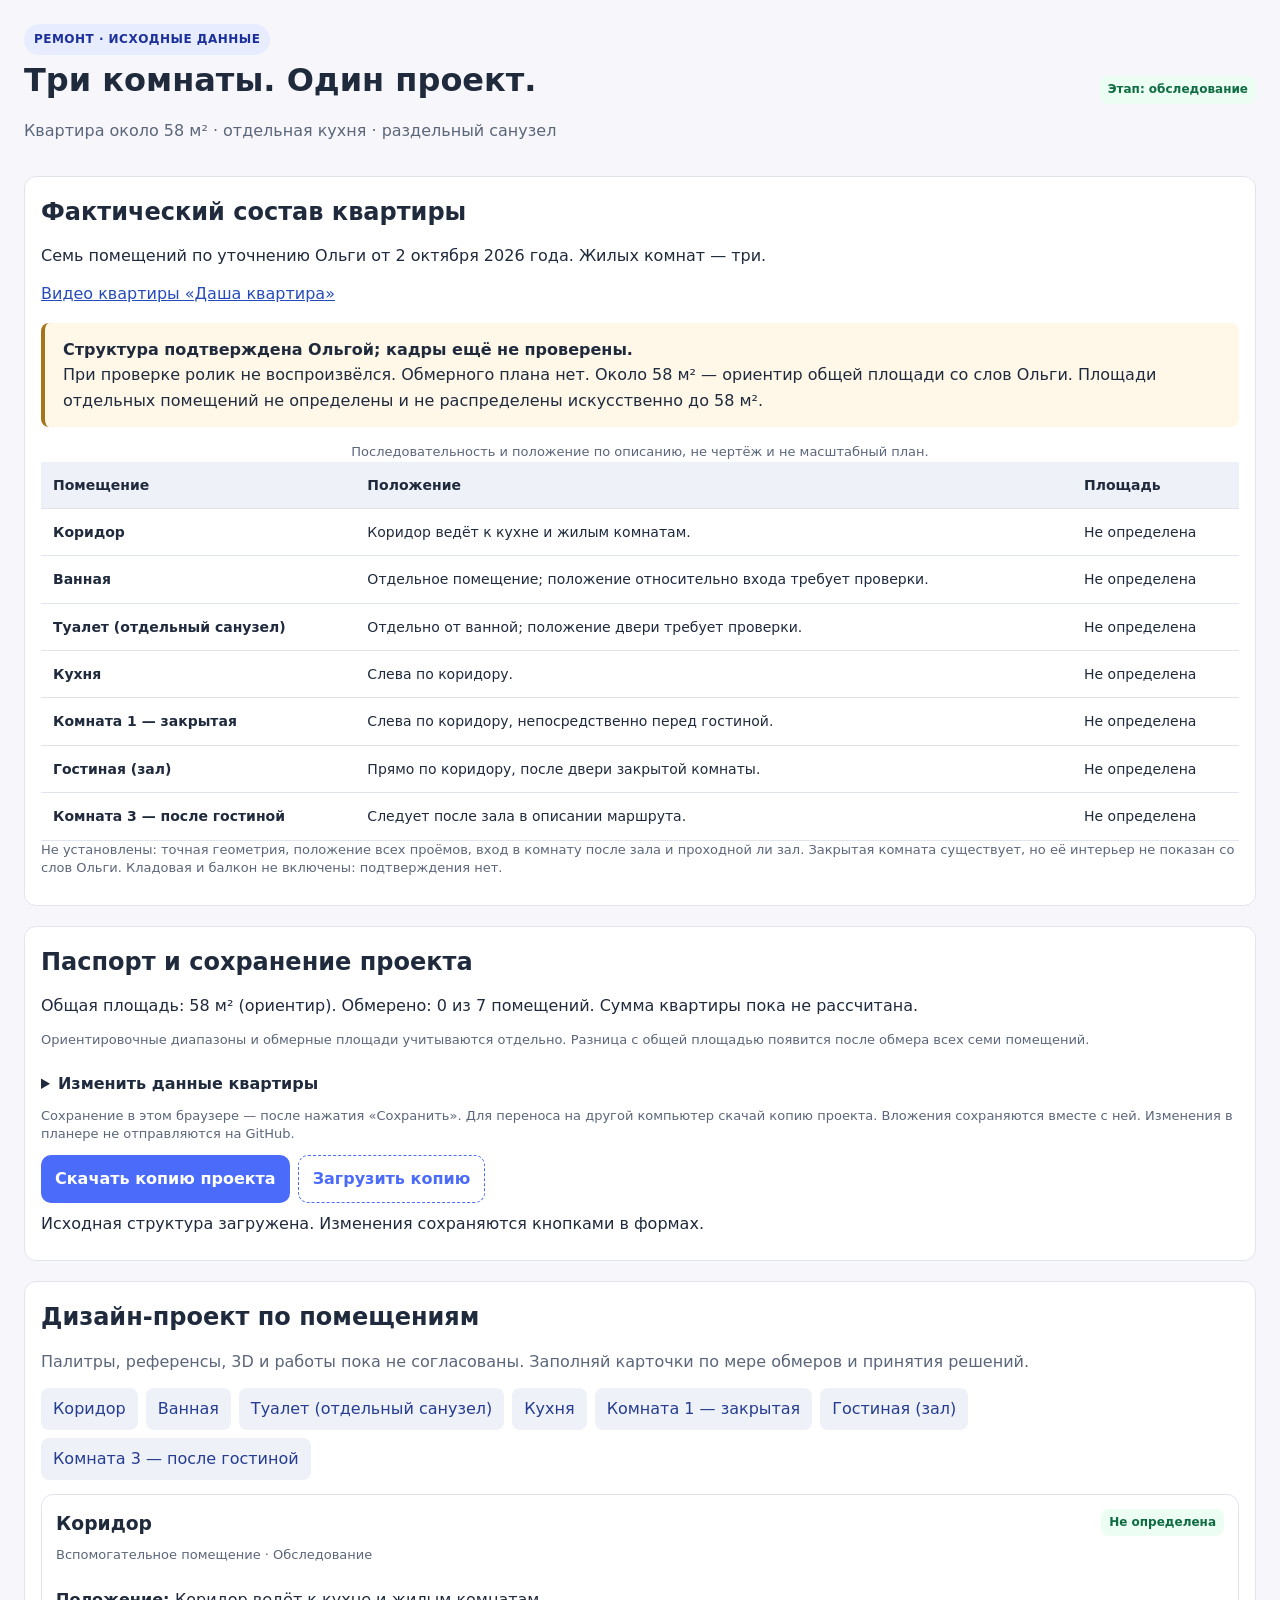
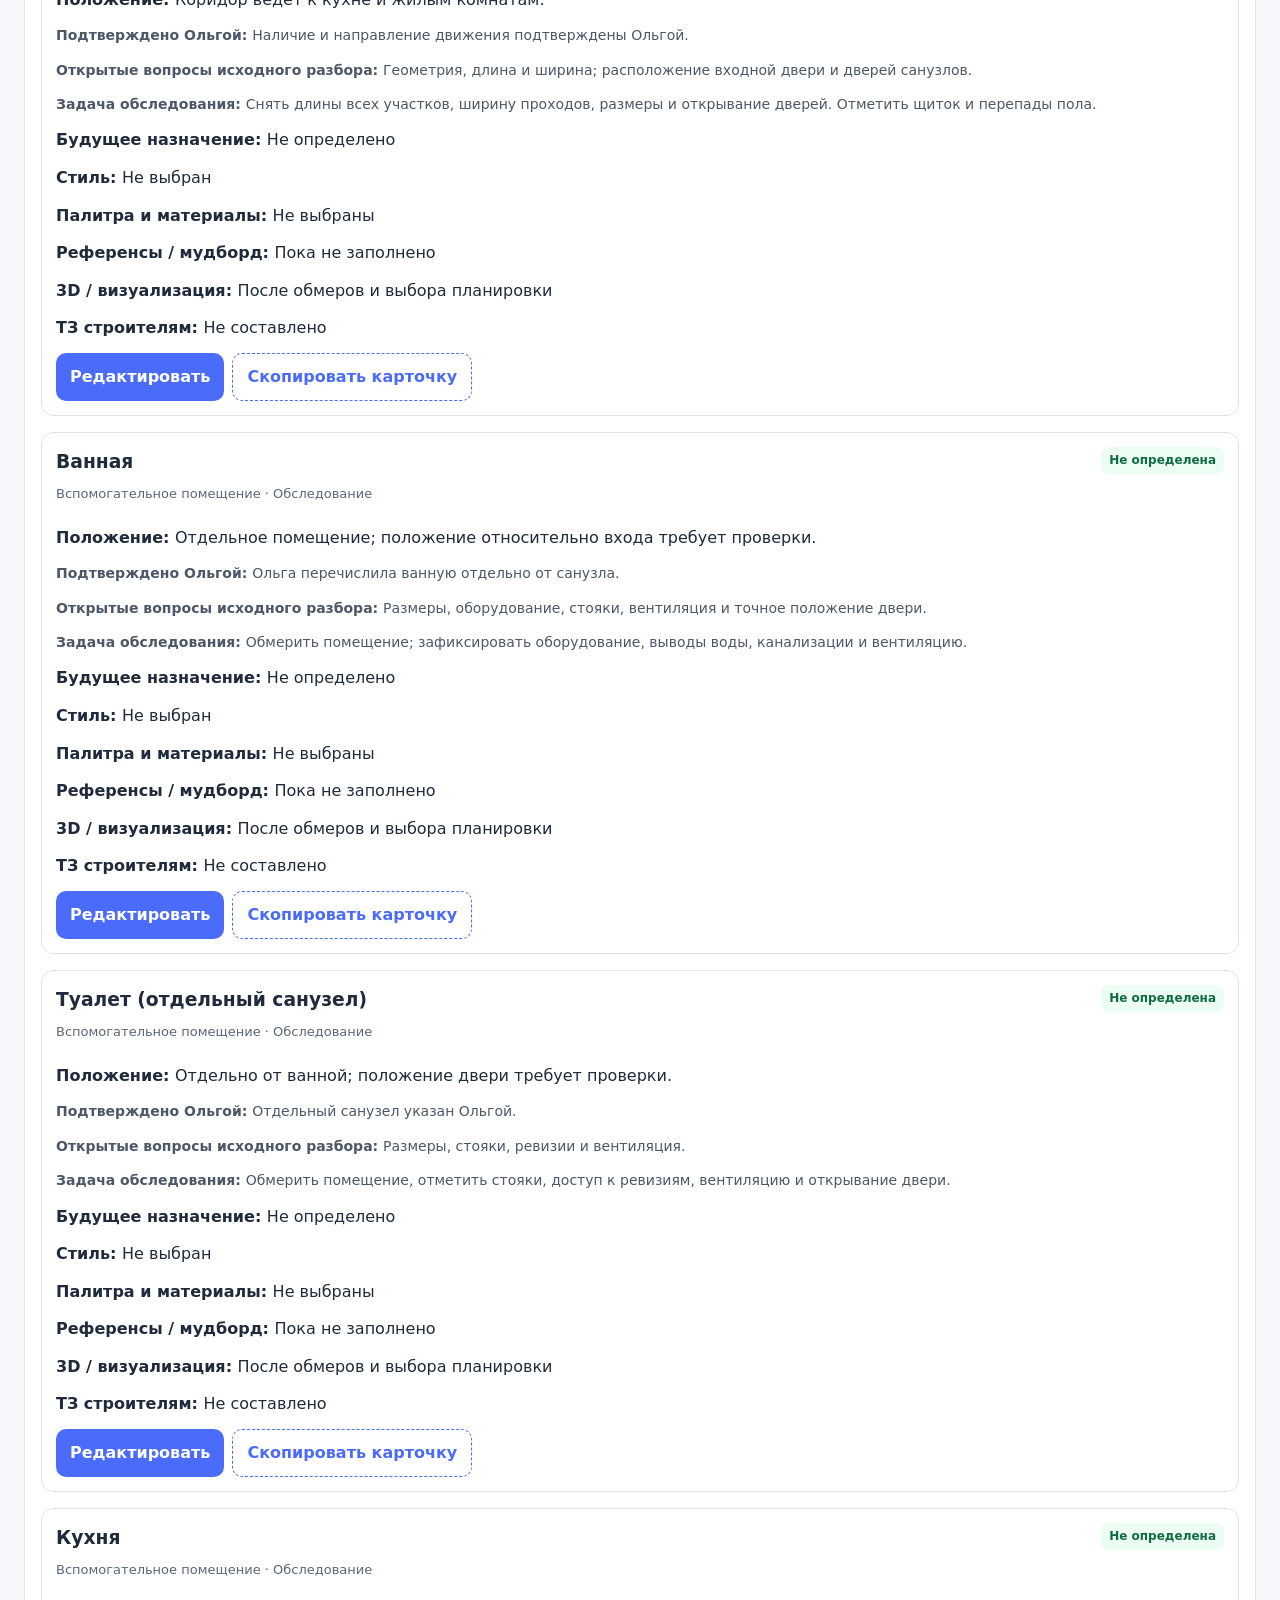
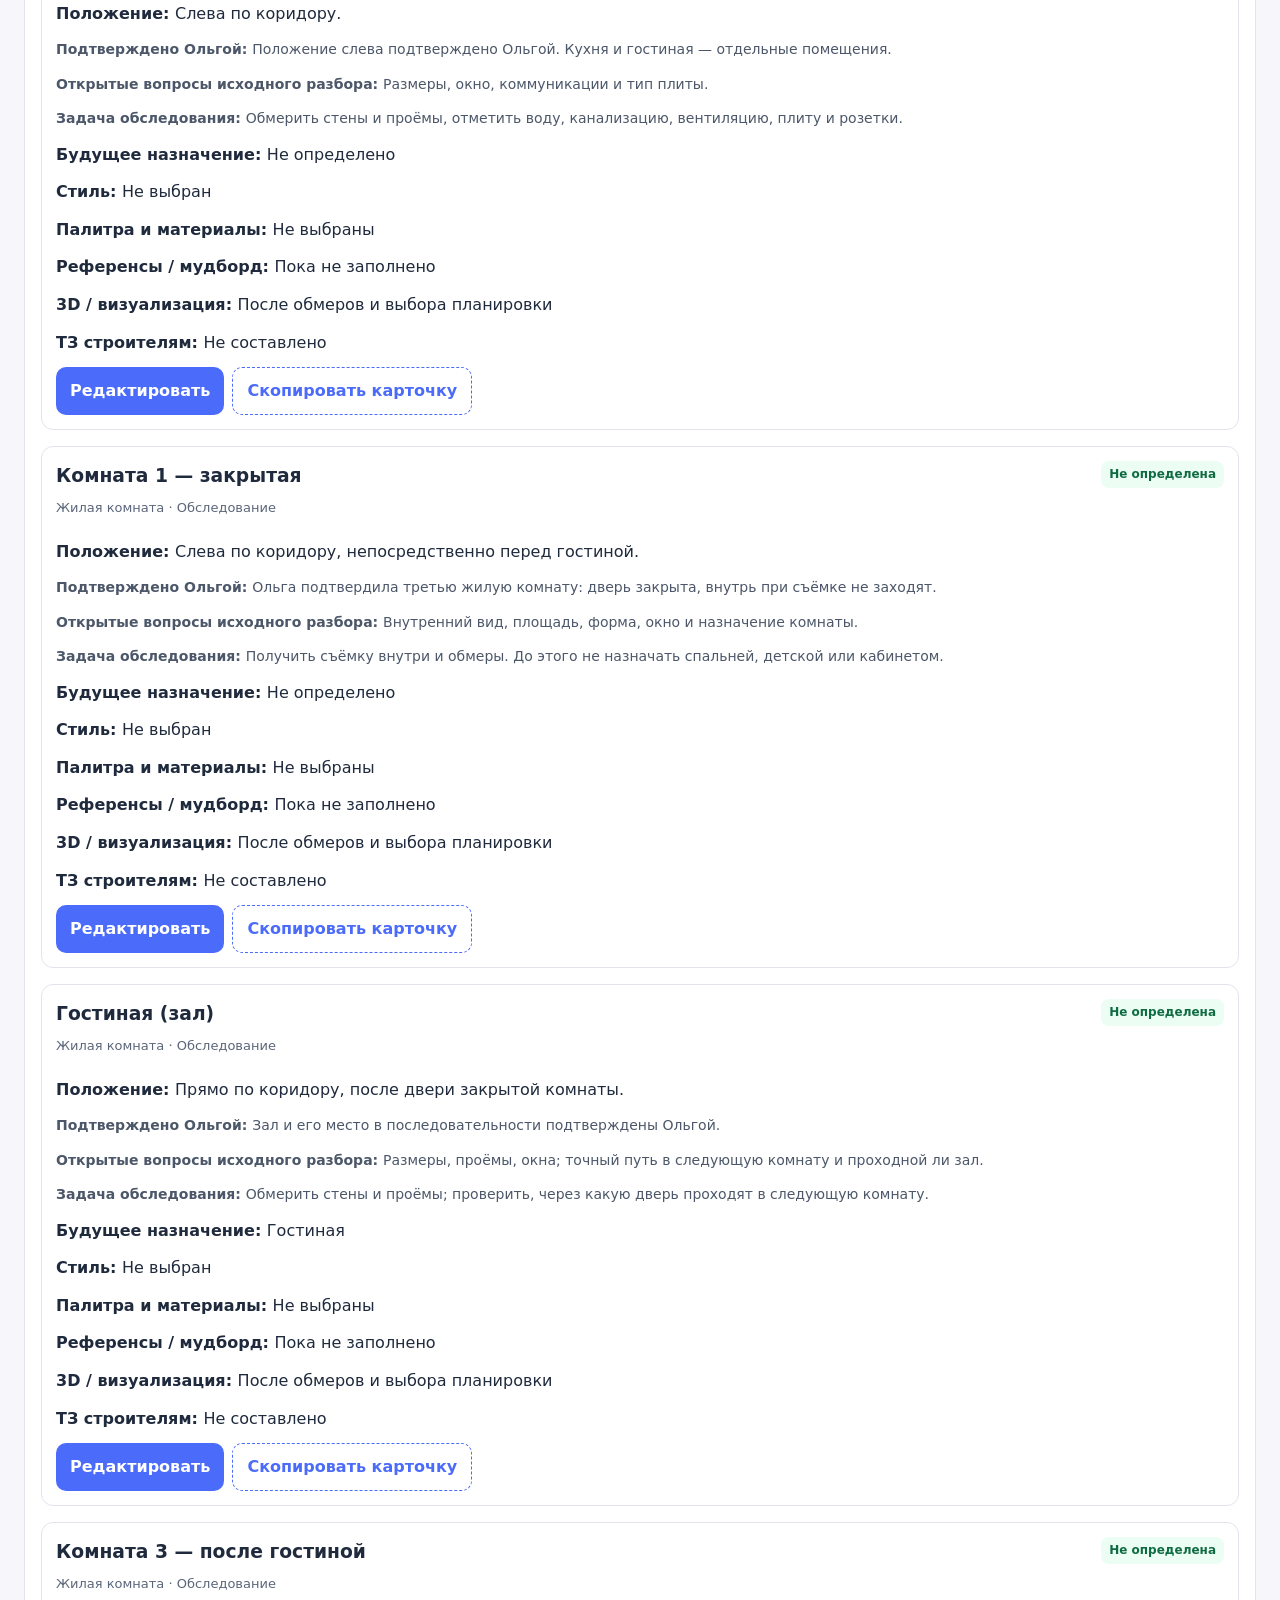
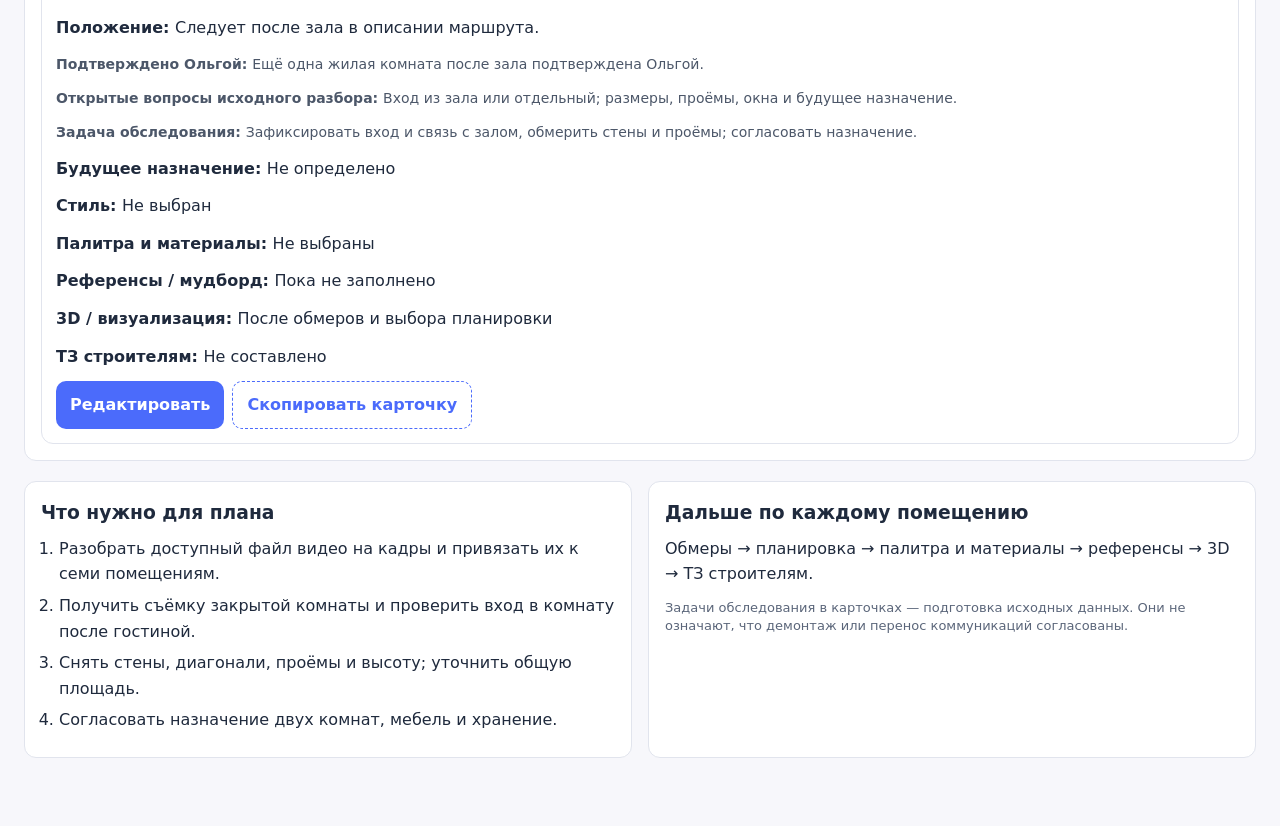
<file: index.html>
<!DOCTYPE html>
<html lang="ru">
<head>
  <meta charset="UTF-8">
  <meta name="viewport" content="width=device-width, initial-scale=1">
  <title>Ремонт · трёхкомнатная квартира ≈58 м²</title>
  <style>
    :root {
      --bg: #f7f7fb;
      --card: #ffffff;
      --primary: #4b6bfb;
      --accent: #1bba7a;
      --text: #1f2a3d;
      --muted: #5b667a;
      --border: #e1e4ed;
    }

    * { box-sizing: border-box; }

    body {
      margin: 0;
      font-family: "Inter", system-ui, -apple-system, sans-serif;
      background: var(--bg);
      color: var(--text);
      line-height: 1.6;
      padding: 24px;
    }

    h1, h2, h3 {
      margin: 0 0 12px;
      font-weight: 700;
    }

    p { margin: 0 0 12px; }

    header {
      display: flex;
      flex-wrap: wrap;
      gap: 12px;
      justify-content: space-between;
      align-items: center;
      margin-bottom: 20px;
    }

    .badge {
      display: inline-flex;
      align-items: center;
      gap: 6px;
      padding: 6px 10px;
      background: #e7ecff;
      color: #1c309b;
      border-radius: 999px;
      font-size: 12px;
      text-transform: uppercase;
      letter-spacing: 0.04em;
      font-weight: 700;
    }

    .grid {
      display: grid;
      grid-template-columns: repeat(auto-fit, minmax(280px, 1fr));
      gap: 16px;
      margin-bottom: 24px;
    }

    .card {
      background: var(--card);
      border: 1px solid var(--border);
      border-radius: 12px;
      padding: 16px;
      
    }

    .card h3 {
      margin-bottom: 8px;
    }

    .pill {
      display: inline-flex;
      align-items: center;
      gap: 6px;
      margin: 4px 6px 4px 0;
      padding: 6px 10px;
      border-radius: 10px;
      background: #eef1f8;
      color: var(--muted);
      font-weight: 600;
      font-size: 13px;
    }

    .pill .dot {
      width: 10px;
      height: 10px;
      border-radius: 50%;
      background: var(--primary);
    }

    .pill.success .dot { background: var(--accent); }

    .list {
      padding-left: 18px;
      margin: 0 0 8px 0;
    }

    .list li { margin-bottom: 6px; }

    .input-row {
      display: grid;
      grid-template-columns: repeat(auto-fit, minmax(180px, 1fr));
      gap: 10px;
      margin-bottom: 10px;
    }

    label {
      display: flex;
      flex-direction: column;
      gap: 4px;
      font-weight: 600;
      color: var(--muted);
      font-size: 14px;
    }

    input, textarea, select, button {
      font: inherit;
    }

    input, textarea, select {
      padding: 10px;
      border-radius: 8px;
      border: 1px solid var(--border);
      background: #fff;
      transition: border 0.2s ease, box-shadow 0.2s ease;
    }

    input:focus, textarea:focus, select:focus {
      outline: none;
      border-color: var(--primary);
      box-shadow: 0 0 0 3px rgba(75, 107, 251, 0.15);
    }

    textarea { resize: vertical; min-height: 72px; }

    button {
      cursor: pointer;
      padding: 10px 14px;
      border-radius: 10px;
      border: none;
      font-weight: 700;
      color: white;
      background: var(--primary);
      transition: transform 0.1s ease, box-shadow 0.2s ease;
    }

    button.secondary { background: #0f172a; }
    button.ghost {
      background: transparent;
      color: var(--primary);
      border: 1px dashed var(--primary);
    }

    button:hover { box-shadow: 0 8px 20px rgba(75, 107, 251, 0.2); }
    button:active { transform: translateY(1px); }

    .room-card {
      border: 1px solid var(--border);
      padding: 14px;
      border-radius: 12px;
      background: #fbfcff;
    }

    .room-header {
      display: flex;
      justify-content: space-between;
      align-items: baseline;
      gap: 12px;
      margin-bottom: 10px;
    }

    .tag {
      display: inline-flex;
      align-items: center;
      gap: 6px;
      background: #ecfdf3;
      color: #0f6b42;
      padding: 4px 8px;
      border-radius: 8px;
      font-weight: 700;
      font-size: 12px;
    }

    .muted { color: var(--muted); }

    .inline-actions {
      display: flex;
      gap: 8px;
      flex-wrap: wrap;
      margin-top: 8px;
    }

    .small {
      font-size: 13px;
      line-height: 1.4;
    }

    .divider {
      border: none;
      border-top: 1px dashed var(--border);
      margin: 14px 0;
    }

    .board {
      display: flex;
      gap: 10px;
      flex-wrap: wrap;
    }

    .board .swatch {
      width: 52px;
      height: 52px;
      border-radius: 12px;
      border: 1px solid var(--border);
      display: flex;
      align-items: center;
      justify-content: center;
      font-weight: 700;
      color: var(--muted);
      background: linear-gradient(135deg, #fff, #f3f6ff);
    }

    body { max-width: 1280px; margin: auto; }
    .card { margin-bottom: 20px; }
    input, textarea, select { min-width: 0; width: 100%; }
    .notice { background: #fff8e8; border-left: 4px solid #a5741b; padding: 14px 18px; margin: 16px 0; border-radius: 8px; }
    #storage-status { min-height: 24px; margin: 8px 0; }
    #rooms { display: grid; gap: 16px; }
    .room-card p { white-space: pre-wrap; overflow-wrap: anywhere; }
    .room-card { background: white; scroll-margin-top: 16px; }
    .room-header { align-items: start; }
    .room-header .tag { flex-shrink: 0; }
    .room-nav { display: flex; flex-wrap: wrap; gap: 8px; margin: 14px 0; }
    .room-nav a { padding: 8px 12px; background: #eef1f8; border-radius: 8px; text-decoration: none; color: #253c91; }
    .table-wrap { overflow-x: auto; }
    table { width: 100%; border-collapse: collapse; font-size: 14px; }
    th, td { padding: 12px; text-align: left; vertical-align: top; border-bottom: 1px solid var(--border); }
    thead { background: #eef1f8; }
    summary { cursor: pointer; font-weight: 700; padding: 10px 0; }
    a { color: #264bbb; overflow-wrap: anywhere; }
    button:focus-visible, a:focus-visible, summary:focus-visible { outline: 3px solid #4b6bfb; outline-offset: 3px; }
    .evidence { color: #4c5769; font-size: 14px; }
    .file-row { display: flex; flex-wrap: wrap; align-items: center; gap: 10px; margin: 8px 0; }
    .file-row button { padding: 5px 10px; }
    [hidden] { display: none !important; }
    @media (max-width: 600px) {
      body { padding: 14px; }
      h1 { font-size: 26px; }
      .grid, .input-row { grid-template-columns: 1fr; }
      .room-header { flex-direction: column; gap: 6px; }
      th, td { padding: 8px; }
      .card { padding: 14px; }
    }
    @media print {
      body { padding: 0; background: white; }
      button, #room-editor, #project-editor, .storage-controls { display: none; }
      .room-card { break-inside: avoid; }
      .table-wrap { overflow: visible; }
    }
  </style>
</head>
<body>
  <header>
    <div>
      <div class="badge">Ремонт · исходные данные</div>
      <h1>Три комнаты. Один проект.</h1>
      <p class="muted">Квартира около 58 м² · отдельная кухня · раздельный санузел</p>
    </div>
    <span class="tag">Этап: обследование</span>
  </header>

  <main>
    <section class="card" aria-labelledby="structure-title">
      <h2 id="structure-title">Фактический состав квартиры</h2>
      <p>Семь помещений по уточнению Ольги от 2 октября 2026 года. Жилых комнат — три.</p>
      <p><a href="https://www.youtube.com/shorts/0UOrKV9scPc" target="_blank" rel="noopener noreferrer">Видео квартиры «Даша квартира»</a></p>
      <div class="notice"><strong>Структура подтверждена Ольгой; кадры ещё не проверены.</strong><br>
        При проверке ролик не воспроизвёлся. Обмерного плана нет. Около 58 м² — ориентир общей площади со слов Ольги.
        Площади отдельных помещений не определены и не распределены искусственно до 58 м².</div>
      <div class="table-wrap"><table>
        <caption class="small muted">Последовательность и положение по описанию, не чертёж и не масштабный план.</caption>
        <thead><tr><th scope="col">Помещение</th><th scope="col">Положение</th><th scope="col">Площадь</th></tr></thead>
        <tbody id="structure-rows"></tbody>
      </table></div>
      <p class="small muted">Не установлены: точная геометрия, положение всех проёмов, вход в комнату после зала и проходной ли зал.
        Закрытая комната существует, но её интерьер не показан со слов Ольги. Кладовая и балкон не включены: подтверждения нет.</p>
    </section>

    <section class="card" aria-labelledby="project-title">
      <h2 id="project-title">Паспорт и сохранение проекта</h2>
      <p id="area-summary" aria-live="polite"></p>
      <p class="small muted">Ориентировочные диапазоны и обмерные площади учитываются отдельно. Разница с общей площадью появится после обмера всех семи помещений.</p>
      <details id="project-editor">
        <summary>Изменить данные квартиры</summary>
        <form id="project-form">
          <div class="input-row">
            <label>Название проекта<input id="project-name" required></label>
            <label>Координатор<input id="project-owner"></label>
            <label>Общая площадь, м²<input id="project-totalArea" type="number" min="0.1" step="0.1"></label>
            <label>Основание общей площади<select id="project-areaStatus"><option>Ориентир</option><option>По документу</option><option>По обмеру</option></select></label>
          </div>
          <div class="input-row">
            <label>План / обмеры — ссылка<input id="project-planLink" type="url" placeholder="Пока не получены"></label>
            <label>Стиль / направление<input id="project-style" placeholder="Ещё не выбран"></label>
            <label>Папка проекта / референсы<input id="project-links" placeholder="Ссылки"></label>
          </div>
          <label>Вводные и решения<textarea id="project-notes"></textarea></label>
          <div class="inline-actions"><button type="submit">Сохранить паспорт</button></div>
        </form>
      </details>
      <div class="storage-controls">
        <p class="small muted">Сохранение в этом браузере — после нажатия «Сохранить». Для переноса на другой компьютер скачай копию проекта.
          Вложения сохраняются вместе с ней. Изменения в планере не отправляются на GitHub.</p>
        <div class="inline-actions">
          <button type="button" id="export-project">Скачать копию проекта</button>
          <button type="button" id="import-project" class="ghost">Загрузить копию</button>
          <input type="file" id="import-file" accept=".json,application/json" hidden aria-label="Файл копии проекта">
        </div>
      </div>
      <p id="storage-status" role="status" aria-live="polite"></p>
    </section>

    <section class="card" aria-labelledby="rooms-title">
      <h2 id="rooms-title">Дизайн-проект по помещениям</h2>
      <p class="muted">Палитры, референсы, 3D и работы пока не согласованы. Заполняй карточки по мере обмеров и принятия решений.</p>
      <nav id="room-nav" class="room-nav" aria-label="Помещения квартиры"></nav>
      <section id="room-editor" class="room-card" hidden aria-labelledby="editor-title">
        <h3 id="editor-title">Редактирование помещения</h3>
        <form id="room-form">
          <div class="input-row">
            <label>Название помещения<input id="room-name" required></label>
            <label>Текущий этап<select id="room-stage"></select></label>
            <label>Будущее назначение<input id="room-purpose" placeholder="Не определено"></label>
          </div>
          <div class="input-row">
            <label>Оценка: от, м²<input id="room-areaMin" type="number" min="0.1" step="0.1"></label>
            <label>Оценка: до, м²<input id="room-areaMax" type="number" min="0.1" step="0.1"></label>
            <label>Основание оценки<input id="room-areaBasis" placeholder="Кадр / известный размер / расчёт"></label>
          </div>
          <div class="input-row">
            <label>Площадь по обмеру, м²<input id="room-size" type="number" min="0.1" step="0.1"></label>
            <label>Источник и дата замера<input id="room-measurementBasis" placeholder="Обмерный лист, дата"></label>
            <label>Высота по обмеру, м<input id="room-height" type="number" min="0.1" step="0.01"></label>
          </div>
          <div class="input-row">
            <label>Стиль<input id="room-style" placeholder="Не выбран"></label>
            <label>Палитра и материалы<input id="room-palette" placeholder="Не выбраны"></label>
          </div>
          <label>Референсы / мудборд<textarea id="room-moodboard" placeholder="Ссылки и комментарии"></textarea></label>
          <label>3D — ссылки, ракурсы и замечания<textarea id="room-visual" placeholder="После обмеров и выбора планировки"></textarea></label>
          <label>Работы и ТЗ строителям<textarea id="room-tasks" placeholder="Заполняются после обследования и согласования решений"></textarea></label>
          <label>Новые наблюдения, решения и открытые вопросы<textarea id="room-notes" placeholder="Укажи источник и дату"></textarea></label>
          <label>Ссылки на планы и материалы<input id="room-links" placeholder="Ссылки"></label>
          <hr class="divider">
          <label>Добавить фото / план (JPG, PNG, WebP, PDF; до 2 МБ на файл)<input id="room-files" type="file" accept="image/jpeg,image/png,image/webp,application/pdf" multiple></label>
          <div id="editor-files"></div>
          <p class="small muted">Общий размер копии — до 4 МБ. Для больших файлов используй ссылки на папку проекта.</p>
          <div class="inline-actions">
            <button type="submit" id="save-room">Сохранить помещение</button>
            <button type="button" id="cancel-edit" class="ghost">Отмена</button>
          </div>
          <p id="room-error" role="alert"></p>
        </form>
      </section>
      <div id="rooms"></div>
    </section>

    <section class="grid" aria-label="Следующие этапы">
      <div class="card">
        <h3>Что нужно для плана</h3>
        <ol class="list">
          <li>Разобрать доступный файл видео на кадры и привязать их к семи помещениям.</li>
          <li>Получить съёмку закрытой комнаты и проверить вход в комнату после гостиной.</li>
          <li>Снять стены, диагонали, проёмы и высоту; уточнить общую площадь.</li>
          <li>Согласовать назначение двух комнат, мебель и хранение.</li>
        </ol>
      </div>
      <div class="card">
        <h3>Дальше по каждому помещению</h3>
        <p>Обмеры → планировка → палитра и материалы → референсы → 3D → ТЗ строителям.</p>
        <p class="small muted">Задачи обследования в карточках — подготовка исходных данных. Они не означают, что демонтаж или перенос коммуникаций согласованы.</p>
      </div>
    </section>
  </main>
  <script src="object-data.js"></script>
  <script src="planner.js"></script>
</body>
</html>
</file>
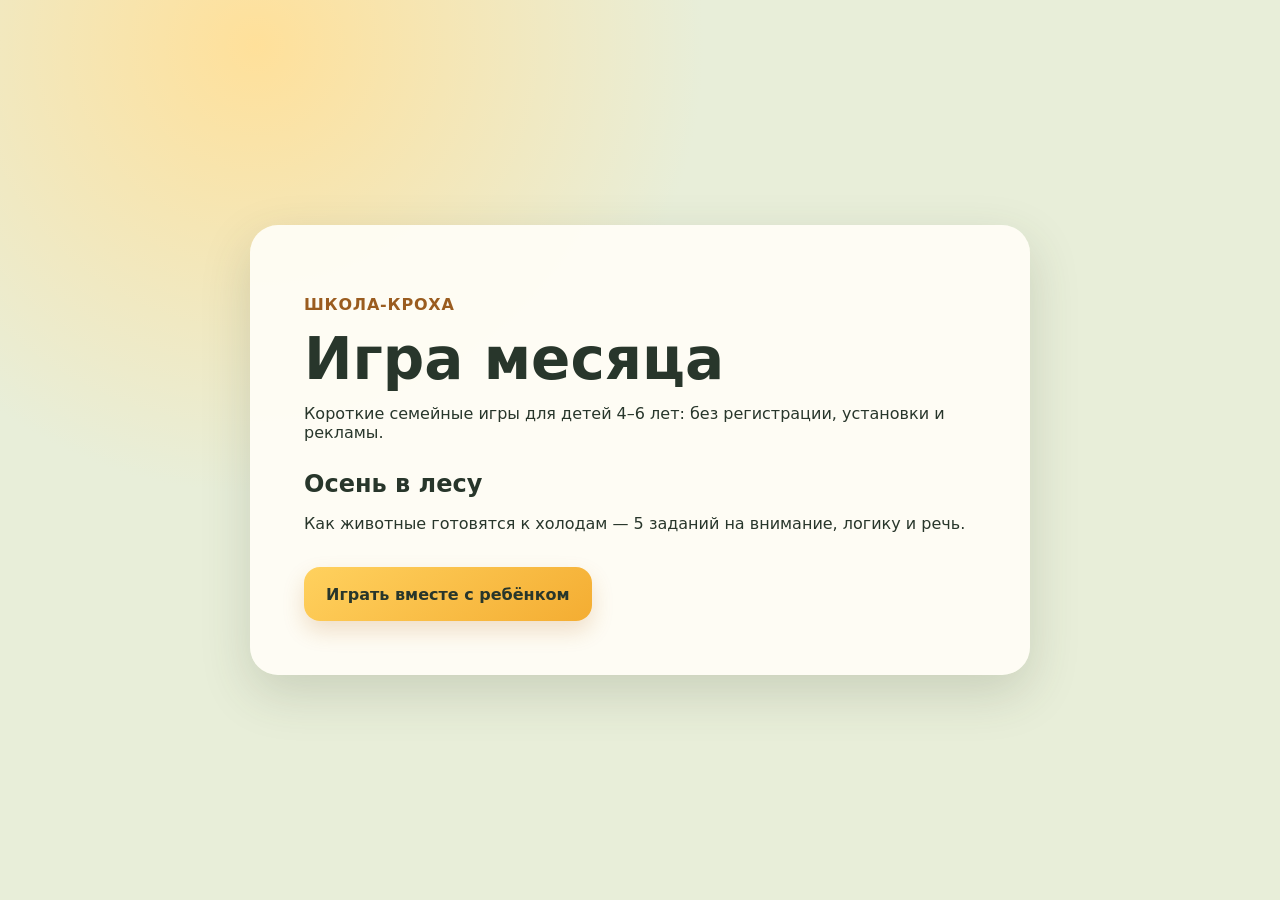
<file: kro-monthly-games/index.html>
<!doctype html>
<html lang="ru">
  <head>
    <meta charset="UTF-8" />
    <meta name="viewport" content="width=device-width, initial-scale=1" />
    <meta name="theme-color" content="#f4ad32" />
    <title>Игра месяца от Школы-крохи</title>
    <style>
      * { box-sizing: border-box; }
      body {
        min-height: 100vh;
        margin: 0;
        display: grid;
        place-items: center;
        padding: 20px;
        color: #28362b;
        font-family: Inter, system-ui, sans-serif;
        background: radial-gradient(circle at 20% 5%, #ffe09a, transparent 28rem), #e8eed9;
      }
      main {
        width: min(100%, 780px);
        padding: clamp(24px, 6vw, 54px);
        border-radius: 28px;
        background: rgba(255, 253, 246, 0.95);
        box-shadow: 0 18px 50px rgba(62, 72, 51, 0.18);
      }
      p:first-child {
        color: #9a5c1f;
        font-weight: 800;
        text-transform: uppercase;
        letter-spacing: .05em;
      }
      h1 { margin: 8px 0; font-size: clamp(34px, 8vw, 58px); line-height: 1; }
      h2 { margin: 28px 0 8px; }
      a {
        display: inline-flex;
        min-height: 54px;
        margin-top: 18px;
        align-items: center;
        justify-content: center;
        padding: 13px 22px;
        border-radius: 16px;
        color: #28362b;
        font-weight: 850;
        text-decoration: none;
        background: linear-gradient(145deg, #ffd15e, #f4ad32);
        box-shadow: 0 10px 22px rgba(181, 104, 24, .2);
      }
    </style>
  </head>
  <body>
    <main>
      <p>Школа-кроха</p>
      <h1>Игра месяца</h1>
      <p>Короткие семейные игры для детей 4–6 лет: без регистрации, установки и рекламы.</p>
      <h2>Осень в лесу</h2>
      <p>Как животные готовятся к холодам — 5 заданий на внимание, логику и речь.</p>
      <a href="games/autumn-animals/">Играть вместе с ребёнком</a>
    </main>
  </body>
</html>
</file>
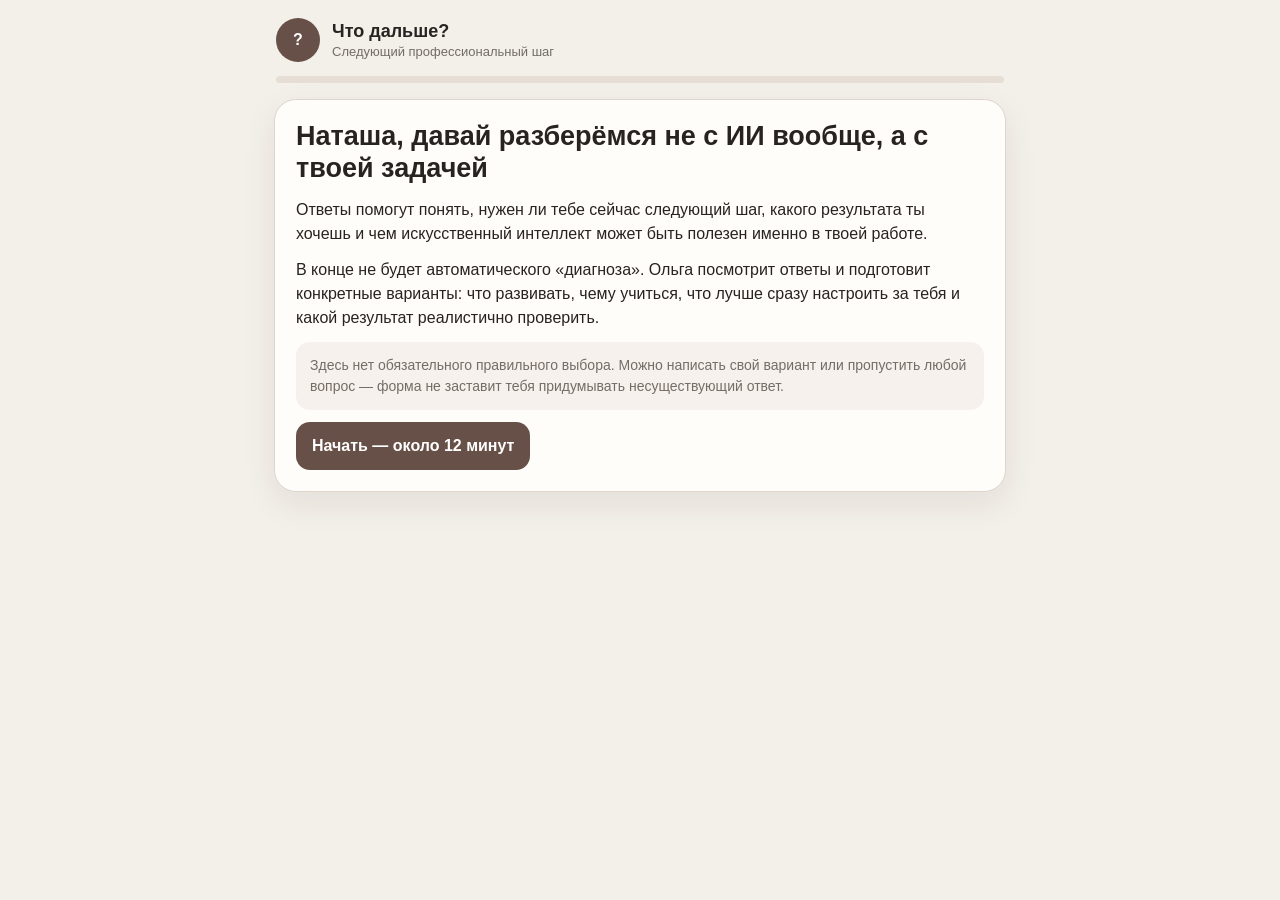
<file: shergina-brief/index.html>
<!doctype html>
<html lang="ru">
<head>
<meta charset="utf-8">
<meta name="viewport" content="width=device-width,initial-scale=1,viewport-fit=cover">
<meta name="theme-color" content="#f3efe9">
<title>Что дальше? — следующий профессиональный шаг</title>
<style>
:root{--bg:#f3efe9;--paper:#fffdfa;--text:#272320;--muted:#746d67;--line:#ded5cd;--accent:#675047;--soft:#eee3dc;--ok:#3f624f;--danger:#963f39;--shadow:0 12px 34px rgba(47,37,31,.08)}
*{box-sizing:border-box}html{background:var(--bg)}body{margin:0;min-height:100vh;background:var(--bg);color:var(--text);font-family:-apple-system,BlinkMacSystemFont,"Segoe UI",Roboto,Arial,sans-serif}button,input,textarea{font:inherit}button{cursor:pointer}.app{width:min(100%,760px);margin:auto;padding:16px 14px calc(34px + env(safe-area-inset-bottom))}.top{display:flex;gap:12px;align-items:center;margin:2px 2px 14px}.mark{width:44px;height:44px;flex:0 0 44px;border-radius:50%;display:grid;place-items:center;background:var(--accent);color:#fff;font-weight:750}.top h1{font-size:18px;margin:0 0 2px}.top p{font-size:13px;color:var(--muted);margin:0}.track{height:7px;background:#e6ddd5;border-radius:20px;overflow:hidden;margin:0 2px 16px}.bar{height:100%;width:0;background:var(--accent);transition:width .25s}.panel{background:var(--paper);border:1px solid var(--line);border-radius:22px;padding:21px;box-shadow:var(--shadow)}.hidden{display:none!important}.intro h2,.finish h2{font-size:27px;line-height:1.18;margin:0 0 13px}.intro p,.finish p{font-size:16px;line-height:1.5;margin:0 0 12px}.note{font-size:14px!important;color:var(--muted);background:#f6f1ec;border-radius:14px;padding:13px 14px}.kicker{font-size:13px;color:var(--muted);margin-bottom:7px}.title{font-size:22px;line-height:1.25;margin:0 0 8px}.help{font-size:14px;line-height:1.45;color:var(--muted);margin:0 0 16px}.options{display:grid;gap:9px}.option{display:flex;align-items:flex-start;gap:10px;padding:13px;border:1px solid var(--line);border-radius:15px;background:#fff}.option:has(input:checked){border-color:var(--accent);background:var(--soft)}.option input{margin-top:3px;accent-color:var(--accent);transform:scale(1.08)}.option span{font-size:15px;line-height:1.35}.field-label{font-size:13px;color:var(--muted);margin:13px 0 6px}textarea,input[type=text]{width:100%;border:1px solid var(--line);border-radius:15px;padding:14px;background:#fff;color:var(--text);outline:none}textarea{min-height:145px;resize:vertical}textarea:focus,input[type=text]:focus{border-color:var(--accent);box-shadow:0 0 0 3px rgba(103,80,71,.11)}.nav{display:grid;grid-template-columns:auto auto 1fr;gap:9px;margin-top:18px}.btn{border:0;border-radius:14px;padding:13px 16px;min-height:48px;font-weight:700}.primary{background:var(--accent);color:#fff}.secondary{background:#eee7e1;color:var(--text)}.ghost{background:transparent;color:var(--muted);border:1px solid var(--line)}.btn:disabled{opacity:.44;cursor:not-allowed}.error{display:none;color:var(--danger);font-size:13px;margin-top:10px}.summary{display:grid;gap:11px;margin-top:16px}.summary-item{border-top:1px solid var(--line);padding-top:11px}.summary-item h3{font-size:13px;color:var(--muted);margin:0 0 5px}.summary-item div{font-size:15px;line-height:1.45;white-space:pre-wrap}.ready{padding:14px;border-radius:15px;background:#edf3ee;border:1px solid #cfded2;margin:14px 0}.ready strong{display:block;color:var(--ok);margin-bottom:5px}.actions{display:grid;gap:9px;margin-top:18px}.actions .btn{width:100%}.status{font-size:12px!important;color:var(--muted);text-align:center;margin-top:10px!important}.counter{font-size:12px;color:var(--muted);text-align:right;margin-top:5px}@media(max-width:430px){.panel{padding:17px;border-radius:18px}.intro h2,.finish h2{font-size:24px}.title{font-size:20px}.nav{position:sticky;bottom:7px;background:linear-gradient(transparent,var(--bg) 32%);padding-top:18px}.btn{padding:12px 13px}}
</style>
</head>
<body>
<main class="app">
<header class="top"><div class="mark">?</div><div><h1>Что дальше?</h1><p>Следующий профессиональный шаг</p></div></header>
<div class="track"><div class="bar" id="bar"></div></div>
<section class="panel intro" id="intro">
<h2>Наташа, давай разберёмся не с ИИ вообще, а с твоей задачей</h2>
<p>Ответы помогут понять, нужен ли тебе сейчас следующий шаг, какого результата ты хочешь и чем искусственный интеллект может быть полезен именно в твоей работе.</p>
<p>В конце не будет автоматического «диагноза». Ольга посмотрит ответы и подготовит конкретные варианты: что развивать, чему учиться, что лучше сразу настроить за тебя и какой результат реалистично проверить.</p>
<p class="note">Здесь нет обязательного правильного выбора. Можно написать свой вариант или пропустить любой вопрос — форма не заставит тебя придумывать несуществующий ответ.</p>
<button class="btn primary" id="start" type="button">Начать — около 12 минут</button>
</section>
<section class="panel hidden" id="questionPanel" aria-live="polite">
<div class="kicker" id="kicker"></div><h2 class="title" id="title"></h2><p class="help" id="help"></p><div id="answer"></div><div class="error" id="error">Выбери вариант, напиши свой или нажми «Пропустить».</div>
<div class="nav"><button class="btn secondary" id="back" type="button">Назад</button><button class="btn ghost" id="skip" type="button">Пропустить</button><button class="btn primary" id="next" type="button">Дальше</button></div>
</section>
<section class="panel finish hidden" id="finish">
<h2>Готово. Теперь у нас есть материал для настоящего разбора</h2>
<p>Отправь ответы Ольге любым удобным способом. После этого она сможет предложить не общий курс по нейросетям, а несколько конкретных вариантов следующего шага.</p>
<div class="ready"><strong>Что будет в разборе</strong>Твоя цель, профессиональный капитал, главное ограничение, подходящие пути роста, роль ИИ, цена шага и первый рабочий эксперимент.</div>
<div class="summary" id="summary"></div>
<div class="actions">
<button class="btn primary" id="share" type="button">Поделиться ответами</button>
<button class="btn secondary" id="mail" type="button">Отправить Ольге по email</button>
<button class="btn secondary" id="copy" type="button">Скопировать все ответы</button>
<button class="btn secondary" id="download" type="button">Сохранить ответы файлом</button>
<button class="btn ghost" id="restart" type="button">Пройти заново</button>
</div><p class="status" id="status"></p>
</section>
</main>
<script>
(()=>{
const questions=[
{id:'name',type:'text',section:'Начало',title:'Как к тебе обращаться?',help:'Имени достаточно.',placeholder:'Имя',short:true},
{id:'work',type:'text',section:'Твоя работа сейчас',title:'Чем ты сейчас занимаешься профессионально и за что тебе платят?',help:'Коротко опиши основные форматы работы, аудитории и источники дохода. Не обязательно называть суммы.',placeholder:'Я работаю с… Провожу… Люди или организации платят мне за…'},
{id:'change',type:'multi',max:3,other:true,section:'Чего хочется',title:'Что тебе хотелось бы изменить в работе в ближайшие 6–12 месяцев?',help:'Выбери не больше трёх наиболее важных вариантов.',options:['Освободить время и уменьшить ручную подготовку','Получать больше клиентов или участников','Увеличить доход от нынешней работы','Стать заметнее профессионально','Выйти на новые аудитории или организации','Создать новый продукт или направление','Зарабатывать не только личными часами','Собрать и оформить свою методику и опыт','Ничего существенно не менять','Пока не знаю']},
{id:'priority',type:'single',other:true,section:'Главная цель',title:'А если выбрать только один главный результат — какой?',help:'Именно он будет определять, чему имеет смысл учиться и какую систему собирать.',options:['Больше свободного времени','Больше клиентов','Больше дохода','Больше профессиональной известности','Новый продукт или направление','Система, которая работает стабильнее и меньше зависит от меня','Пока не могу выбрать']},
{id:'measure',type:'text',section:'Конкретный результат',title:'По какому факту через полгода ты поймёшь: «Да, это было не зря»?',help:'Лучше наблюдаемый результат: сумма, количество клиентов, готовый продукт, приглашения, освобождённые часы или работающая система.',placeholder:'Через полгода у меня…'},
{id:'demand',type:'text',section:'Твой профессиональный капитал',title:'С какими запросами люди возвращаются к тебе снова и снова?',help:'За что благодарят, рекомендуют, приглашают и готовы платить? Что ты даёшь людям такого, что им трудно получить без тебя?',placeholder:'Чаще всего ко мне приходят, когда…'},
{id:'assets',type:'multi',other:true,section:'Что уже накоплено',title:'Какие профессиональные активы у тебя уже есть?',help:'Отметь всё существующее, даже если оно пока не собрано в систему.',options:['Авторские программы или упражнения','Сценарии занятий, встреч или тренингов','Презентации и раздаточные материалы','Статьи, публикации или тексты','Записи выступлений, эфиров или видео','Отзывы и истории клиентов','База участников, клиентов или партнёров','Собственная методика или узнаваемый подход','Сайт, канал или профессиональные страницы','Корпоративные связи и опыт работы с организациями','Пока почти ничего не собрано']},
{id:'bottleneck',type:'multi',max:3,other:true,section:'Что ограничивает рост',title:'Что сейчас больше всего мешает тебе получить желаемый результат?',help:'Выбери не больше трёх главных ограничений.',options:['Не хватает времени','Слишком много ручной подготовки и повторяющихся задач','Нет регулярного продвижения','Трудно находить новых клиентов','Трудно продавать или называть цену','Нет понятной линейки продуктов и предложений','Всё слишком сильно держится лично на мне','Много идей, трудно выбрать приоритет','Опыт и материалы не собраны в систему','Не хватает технических навыков','Не хватает помощника или команды','Сейчас ничего особенно не мешает','Пока не понимаю, где ограничение']},
{id:'delegate',type:'multi',max:6,other:true,section:'Где нужен ИИ',title:'Какие реальные задачи ты первой передала бы умному помощнику?',help:'Выбери до шести. Не программы, а работу, которую помощник должен делать.',options:['Превращать голосовые мысли в тексты, программы и сценарии','Готовить презентации и раздаточные материалы','Собирать и систематизировать мой опыт','Адаптировать программы под разные аудитории','Писать анонсы, письма и коммерческие предложения','Превращать одно выступление в несколько публикаций','Исследовать аудиторию и её запросы','Помогать создавать продукты, пакеты и цены','Организовывать регистрации, напоминания и обратную связь','Поддерживать связь с прошлыми участниками и клиентами','Анализировать отзывы и результаты программ','Помогать планировать продвижение и продажи','Пока не знаю — сначала хочу увидеть возможности на своих примерах']},
{id:'personal',type:'multi',max:4,other:true,section:'Что должно остаться твоим',title:'Что ты не хочешь отдавать ИИ или помощникам?',help:'Выбери то, где особенно важны твоё присутствие, интонация, решение или живой контакт.',options:['Живые встречи и работа с группой','Личные разговоры с человеком','Создание главной идеи и смысла программы','Окончательные профессиональные решения','Переговоры с важными партнёрами','Публичные выступления','Продажи и общение с клиентами','Готова делегировать почти всё техническое и повторяемое','Пока не знаю']},
{id:'growth',type:'multi',max:3,other:true,section:'Подходящий рост',title:'Какие форматы развития тебе сейчас интереснее всего?',help:'Выбери не больше трёх. Это не обязательство, а направления для проверки.',options:['Больше индивидуальных клиентов','Больше живых групп и мероприятий','Корпоративные программы для организаций','Авторский курс или программа','Цифровой продукт без постоянного личного участия','Клуб или профессиональное сообщество','Подготовка других ведущих по своей методике','Лицензирование программы или методики','Книга, медиапроект или публичные выступления','Партнёрский проект','Не хочу нового формата — хочу усилить нынешнюю работу','Пока не знаю']},
{id:'preserve',type:'multi',max:4,other:true,section:'Что важно сохранить',title:'Что ты точно не хочешь потерять при развитии?',help:'Выбери до четырёх опор.',options:['Свободу и гибкость графика','Живой контакт с людьми','Возможность самой выбирать проекты','Качество и глубину работы','Личное время и привычный образ жизни','Независимость','Ощущение новизны и творчества','Стабильность дохода','Небольшую комфортную команду','Нынешний уровень ответственности']},
{id:'time',type:'single',section:'Цена шага',title:'Сколько времени в неделю ты реально готова выделять два месяца подряд?',help:'Не в идеальной жизни, а в реальном графике.',options:['Сейчас нисколько','До 1 часа','1–2 часа','3–4 часа','Один рабочий день','Два дня или больше','Пока не знаю']},
{id:'budget',type:'single',other:true,section:'Цена шага',title:'Какой бюджет ты готова рассматривать для проверки идеи, настройки системы или обучения?',help:'Это не предложение что-то купить. Нам важно понимать реалистичный масштаб решения.',options:['Пока только бесплатные инструменты','До 10 000 ₽','10 000–30 000 ₽','30 000–70 000 ₽','Больше 70 000 ₽, если понятна окупаемость','Сначала хочу увидеть план и только потом решать','Не готова отвечать на этот вопрос']},
{id:'nonmoney',type:'multi',other:true,exclusive:['Ничего из перечисленного не исключаю — готова рассматривать разные способы'],section:'Цена шага',title:'Какую нематериальную цену ты готова заплатить за результат?',help:'Можно выбрать несколько. Здесь нет обязанности обязательно от чего-то отказаться.',options:['Регулярно выполнять небольшие задания','Осваивать новые инструменты и менять привычный способ работы','Стать заметнее и чаще показывать свою работу публично','Тестировать платные предложения и говорить о цене','Передать часть задач помощнику или ИИ','Отказаться от части текущих дел ради приоритета','Несколько месяцев работать без мгновенного результата','Ничего из перечисленного не исключаю — готова рассматривать разные способы','Пока не знаю']},
{id:'level',type:'single',section:'Твой опыт с ИИ',title:'Как сейчас складываются твои отношения с искусственным интеллектом?',help:'Выбери ближайший вариант.',options:['Почти не пользовалась','Иногда задаю простые вопросы, но результата мало','Пользуюсь для текстов и идей','Уже применяю в нескольких рабочих задачах','Хорошо владею инструментами, нужна система и автоматизация','Отношусь настороженно и пока не понимаю, зачем он мне']},
{id:'outcome',type:'multi',max:3,other:true,section:'Что должно появиться',title:'Что ты хотела бы получить в руках после двух месяцев работы?',help:'Выбери до трёх наиболее ценных результатов.',options:['Настроенного личного AI-помощника','Систему быстрой подготовки программ и материалов','Собранную базу своей методики и опыта','Готовый новый продукт','Понятную линейку предложений и цен','Систему продвижения без ежедневного блога','Систему работы с клиентами и участниками','Прототип проекта, который можно масштабировать','Понимание, что серьёзные изменения мне сейчас не нужны','Пока не знаю — хочу сначала увидеть варианты']},
{id:'learning',type:'single',other:true,section:'Как тебе будет удобно',title:'Какой формат освоения ИИ тебе ближе?',help:'Учиться всему подряд необязательно. Можно сначала собрать работающую систему, а потом освоить только нужное.',options:['Индивидуально и только на моих реальных задачах','Короткими практическими встречами','В небольшой группе','Через готовые шаблоны, инструкции и примеры','Сначала специалист всё настраивает, затем показывает, как пользоваться','Не хочу изучать инструменты — хочу получить работающий результат','Пока не знаю']},
{id:'trace',type:'single',section:'Профессиональный след',title:'Хочешь, чтобы при разборе мы посмотрели на твой реальный профессиональный след?',help:'Только с твоего разрешения: сайт, проект, публикации, выступления, программы или отзывы. Это поможет увидеть активы и сильные стороны, которые ты сама можешь недооценивать.',options:['Да, готова дать ссылки или материалы','Нет, хочу разбор только по моим ответам','Пока не знаю — решу позже']},
{id:'links',type:'links',section:'Профессиональный след',title:'Что можно посмотреть?',help:'Вставь до пяти ссылок. Можно оставить только одну.',conditional:()=>answers.trace?.selected==='Да, готова дать ссылки или материалы'},
{id:'question',type:'text',section:'Главный вопрос',title:'Какой вопрос о своём дальнейшем развитии ты больше всего хочешь прояснить?',help:'Это поможет не подменить твою задачу нашими догадками.',placeholder:'Мне важно понять…'}
];
let index=0;const answers=JSON.parse(localStorage.getItem('shergina_ai_brief')||'{}');
const $=id=>document.getElementById(id),intro=$('intro'),qp=$('questionPanel'),finish=$('finish'),answer=$('answer'),bar=$('bar');
const esc=s=>String(s??'').replace(/[&<>"']/g,c=>({'&':'&amp;','<':'&lt;','>':'&gt;','"':'&quot;',"'":'&#039;'}[c]));
const active=()=>questions.filter(q=>!q.conditional||q.conditional());const current=()=>active()[index];
function render(){const list=active(),q=list[index];$('kicker').textContent=`${q.section} · вопрос ${index+1} из ${list.length}`;$('title').textContent=q.title;$('help').textContent=q.help||'';$('error').style.display='none';$('back').disabled=index===0;$('next').textContent=index===list.length-1?'Завершить':'Дальше';bar.style.width=`${Math.round(index/list.length*100)}%`;const saved=answers[q.id];
if(q.type==='text'){answer.innerHTML=q.short?`<input type="text" id="text" placeholder="${esc(q.placeholder||'')}">`:`<textarea id="text" placeholder="${esc(q.placeholder||'')}"></textarea><div class="counter" id="counter"></div>`;$('text').value=saved||'';if(!q.short){const upd=()=>$('counter').textContent=`${$('text').value.length} знаков`;$('text').addEventListener('input',upd);upd()}setTimeout(()=>$('text').focus(),30);return}
if(q.type==='links'){const vals=Array.isArray(saved)?saved:[''];answer.innerHTML=[0,1,2,3,4].map((_,i)=>`<div class="field-label">Ссылка ${i+1}${i?' (необязательно)':''}</div><input type="text" class="link" value="${esc(vals[i]||'')}" placeholder="https://…">`).join('');return}
const type=q.type==='single'?'radio':'checkbox',sel=Array.isArray(saved?.selected)?saved.selected:Array.isArray(saved)?saved:saved?.selected?[saved.selected]:saved?[saved]:[];answer.innerHTML=`<div class="options">${q.options.map(o=>`<label class="option"><input type="${type}" name="choice" value="${esc(o)}" ${sel.includes(o)?'checked':''}><span>${esc(o)}</span></label>`).join('')}</div>${q.other?`<div class="field-label">Свой вариант (необязательно)</div><input type="text" id="other" value="${esc(saved?.other||'')}" placeholder="Напиши свой ответ">`:''}`;bindChoices(q)}
function bindChoices(q){const boxes=[...answer.querySelectorAll('input[name=choice]')];boxes.forEach(b=>b.addEventListener('change',()=>{if(q.exclusive&&b.checked&&q.exclusive.includes(b.value))boxes.forEach(x=>{if(x!==b)x.checked=false});else if(b.checked&&q.exclusive)boxes.filter(x=>q.exclusive.includes(x.value)).forEach(x=>x.checked=false);if(q.max){const checked=boxes.filter(x=>x.checked);if(checked.length>q.max){b.checked=false;$('error').textContent=`Можно выбрать не больше ${q.max}.`;$('error').style.display='block'}}}))}
function save(){const q=current();$('error').style.display='none';$('error').textContent='Выбери вариант, напиши свой или нажми «Пропустить».';if(q.type==='text'){const v=$('text').value.trim();if(!v){$('error').style.display='block';return false}answers[q.id]=v}
else if(q.type==='links'){const vals=[...document.querySelectorAll('.link')].map(x=>x.value.trim()).filter(Boolean);if(!vals.length){$('error').style.display='block';return false}answers[q.id]=vals}
else{const selected=[...answer.querySelectorAll('input[name=choice]:checked')].map(x=>x.value),other=$('other')?.value.trim()||'';if(!selected.length&&!other){$('error').style.display='block';return false}answers[q.id]={selected:q.type==='single'?(selected[0]||''):selected,other}}localStorage.setItem('shergina_ai_brief',JSON.stringify(answers));return true}
function displayValue(v){if(v==null||v==='')return 'Пропущено';if(typeof v==='string')return v;if(Array.isArray(v))return v.join('; ');let arr=Array.isArray(v.selected)?v.selected:[v.selected].filter(Boolean);if(v.other)arr.push(`Свой вариант: ${v.other}`);return arr.join('; ')||'Пропущено'}
function report(){const lines=['ЧТО ДАЛЬШЕ?','Следующий профессиональный шаг',''];active().forEach((q,i)=>{lines.push(`${i+1}. ${q.title}`,displayValue(answers[q.id]),'')});return lines.join(String.fromCharCode(10))}
function showFinish(){bar.style.width='100%';qp.classList.add('hidden');finish.classList.remove('hidden');$('summary').innerHTML=active().map(q=>`<div class="summary-item"><h3>${esc(q.title)}</h3><div>${esc(displayValue(answers[q.id]))}</div></div>`).join('');window.scrollTo({top:0,behavior:'smooth'})}
function advance(){const list=active();if(index<list.length-1){index++;render();window.scrollTo({top:0,behavior:'smooth'})}else showFinish()}
$('start').onclick=()=>{intro.classList.add('hidden');qp.classList.remove('hidden');render()};$('next').onclick=()=>{if(save())advance()};$('skip').onclick=()=>{const q=current();answers[q.id]=null;localStorage.setItem('shergina_ai_brief',JSON.stringify(answers));advance()};$('back').onclick=()=>{if(index>0){index--;render();window.scrollTo({top:0,behavior:'smooth'})}};
$('share').onclick=async()=>{const data={title:'Ответы «Что дальше?»',text:report()};try{if(navigator.share){await navigator.share(data);$('status').textContent='Выбери Ольгу в удобном мессенджере.'}else{await navigator.clipboard.writeText(report());$('status').textContent='Ответы скопированы. Вставь их в сообщение Ольге.'}}catch(e){$('status').textContent='Отправка отменена. Можно скопировать ответы кнопкой ниже.'}};
$('mail').onclick=()=>{const subject=encodeURIComponent('Ответы «Что дальше?» — '+displayValue(answers.name));const body=encodeURIComponent(report());location.href=`mailto:zosimovaolga@gmail.com?subject=${subject}&body=${body}`};
$('copy').onclick=async()=>{try{await navigator.clipboard.writeText(report());$('status').textContent='Все ответы скопированы.'}catch(e){$('status').textContent='Не удалось скопировать автоматически. Сохрани ответы файлом.'}};
$('download').onclick=()=>{const blob=new Blob([report()],{type:'text/plain;charset=utf-8'}),a=document.createElement('a');a.href=URL.createObjectURL(blob);a.download='chto-dalshe-otvety.txt';document.body.appendChild(a);a.click();a.remove()};
$('restart').onclick=()=>{if(confirm('Удалить сохранённые ответы и пройти заново?')){localStorage.removeItem('shergina_ai_brief');location.reload()}};
})();
</script>
</body>
</html>
</file>
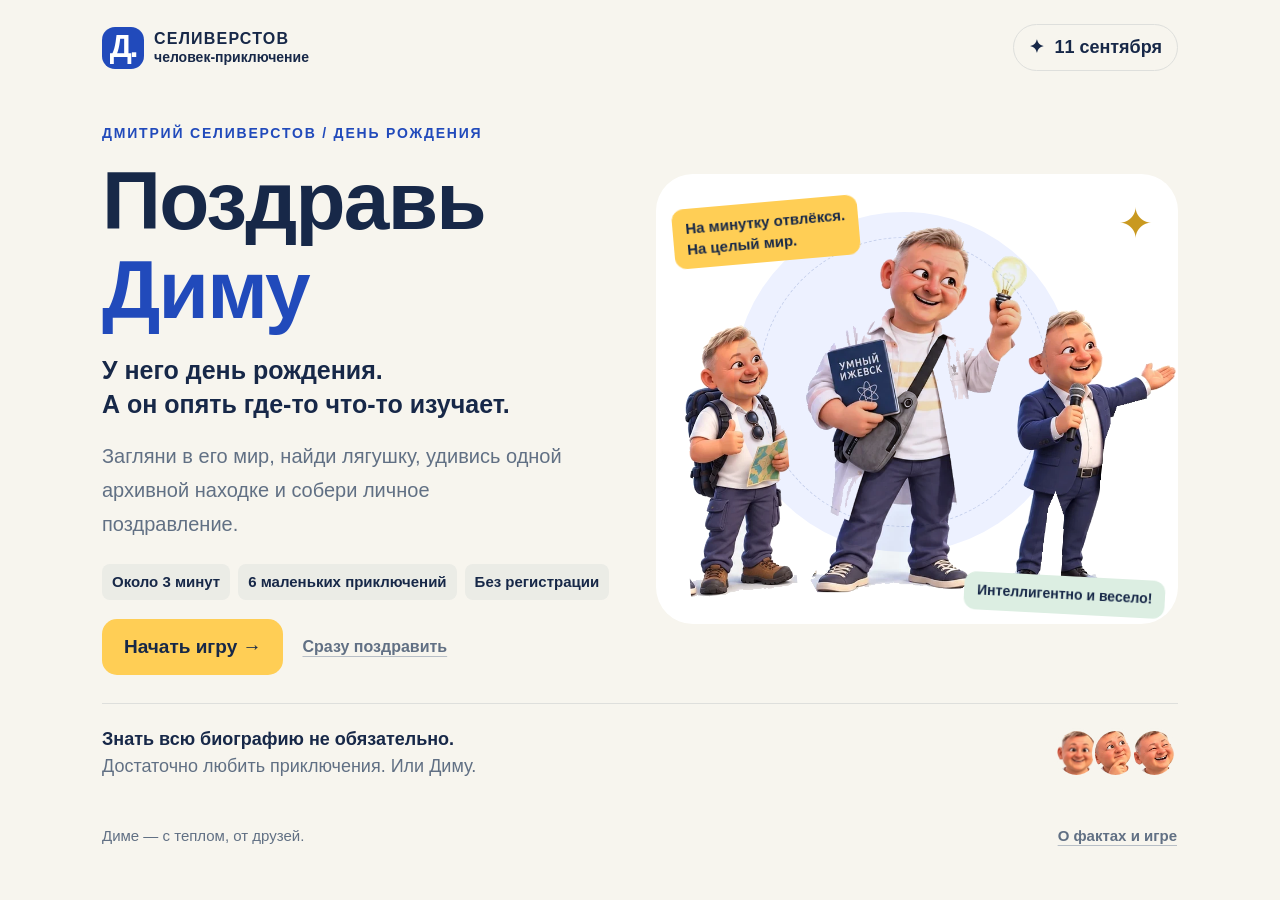
<file: shergina-brief/dima/index.html>
<!doctype html>
<html lang="ru"><head><meta charset="utf-8"><meta name="viewport" content="width=device-width,initial-scale=1,viewport-fit=cover"><meta name="theme-color" content="#f7f5ee"><meta name="description" content="Поздравь Диму — игра ко дню рождения! Шесть маленьких приключений и личное поздравление в финале."><meta property="og:type" content="website"><meta property="og:title" content="Поздравь Диму — с днём рождения! 🎂"><meta property="og:description" content="Пройди короткую игру про Дмитрия Селиверстова. Найди лягушку, удивись одной архивной находке и отправь ему поздравление."><meta property="og:url" content="https://olgazos.github.io/test/dima/"><meta property="og:image" content="https://olgazos.github.io/test/dima/assets/share.jpg"><meta property="og:image:width" content="1200"><meta property="og:image:height" content="604"><title>Поздравь Диму — игра ко дню рождения</title><link rel="icon" href="data:image/svg+xml,%3Csvg xmlns='http://www.w3.org/2000/svg' viewBox='0 0 64 64'%3E%3Crect width='64' height='64' rx='18' fill='%23214abb'/%3E%3Ctext x='32' y='47' text-anchor='middle' font-size='45'%3E🎂%3C/text%3E%3C/svg%3E"><link rel="stylesheet" href="style.css"><link rel="stylesheet" href="readable.css?v=20260911-3"></head>
<body><a class="skip" href="#app">К игре</a><header><a class="brand" id="home" href="./" aria-label="На старт игры"><b>Д.</b><span>СЕЛИВЕРСТОВ<small>человек-приключение</small></span></a><span class="date">✦ &nbsp;11 сентября</span></header><main id="app" tabindex="-1"></main><footer><span>Диме — с теплом, от друзей.</span><button class="textbtn" id="about" type="button">О фактах и игре</button></footer>
<dialog id="info" aria-labelledby="info-title"><div class="dialog-head"><h2 id="info-title">Что здесь правда?</h2><button id="close-info" class="close" aria-label="Закрыть" type="button">×</button></div><p>Это дружеская поздравительная игра про Дмитрия Селиверстова из Ижевска. Мультяшные изображения предоставлены для этой игры. Возраст именинника мы не угадываем.</p><h3>Публичные источники</h3><p>Дмитрий руководит «Умным Ижевском». В проекте есть отдельная интерактивная программа для родителей. В архивном объявлении ведущего упоминались «Тараканьи бега» и девиз «Интеллигентно и весело!».</p><ul class="sources"><li><a href="https://smartizh.ru/aboutus" target="_blank" rel="noopener noreferrer">«Умный Ижевск»: о проекте</a></li><li><a href="https://znanierussia.ru/speakers/113889" target="_blank" rel="noopener noreferrer">Профиль лектора общества «Знание»</a></li><li><a href="https://izhevsk.ru/forum_light_message/96/2127059-m30044212.html" target="_blank" rel="noopener noreferrer">Архивное объявление ведущего</a></li><li><a href="https://izhlife.ru/culture/21533-glavnyy-redaktor-detskogo-evrovideniya-ocenit-yunye-talanty-v-izhevske.html" target="_blank" rel="noopener noreferrer">Фестиваль «Зажигаем звёзды», публикация 2012 года</a></li></ul><h3>От Ольги, автора идеи</h3><p>Дмитрий — <strong>соорганизатор ежегодного</strong> фестиваля «Зажигаем звёзды», путешественник (обычно 2–3 новые страны в год), увлечён биологией, природой и наукой. Публикует сторис во ВК и Telegram.</p><p>Игровые реплики и лягушачья мини-игра придуманы для поздравления. Это <strong>не цитаты Дмитрия</strong> и не утверждения о конкретных событиях его жизни.</p><h3>Как работает поздравление</h3><p>Текст собирается на твоём устройстве. Игра не отправляет его автоматически и не сохраняет в общей базе. Кнопка письма открывает почтовое приложение с адресом <strong>dimseliv@list.ru</strong>. Для доставки нужно самому нажать «Отправить» в почте.</p><p>Прогресс и черновик временно сохраняются в этой вкладке, если браузер это поддерживает. Общей таблицы результатов и счётчика отправленных писем нет.</p><div class="art-links"><a id="art-roles" href="assets/character-sheet.webp" target="_blank" rel="noopener">Все Димины роли ↗</a><a id="art-science" href="assets/science-sheet.webp" target="_blank" rel="noopener">Дима и наука ↗</a></div></dialog>
<div id="toast" class="toast" role="status" aria-live="polite"></div><div id="confetti" class="confetti" aria-hidden="true"></div><noscript><div class="nojs">Для игры нужен JavaScript. Открой страницу в обычном браузере. А поздравить Диму можно письмом на <a href="mailto:dimseliv@list.ru">dimseliv@list.ru</a>.</div></noscript><script src="app.js?v=20260911-3" defer></script></body></html>
</file>
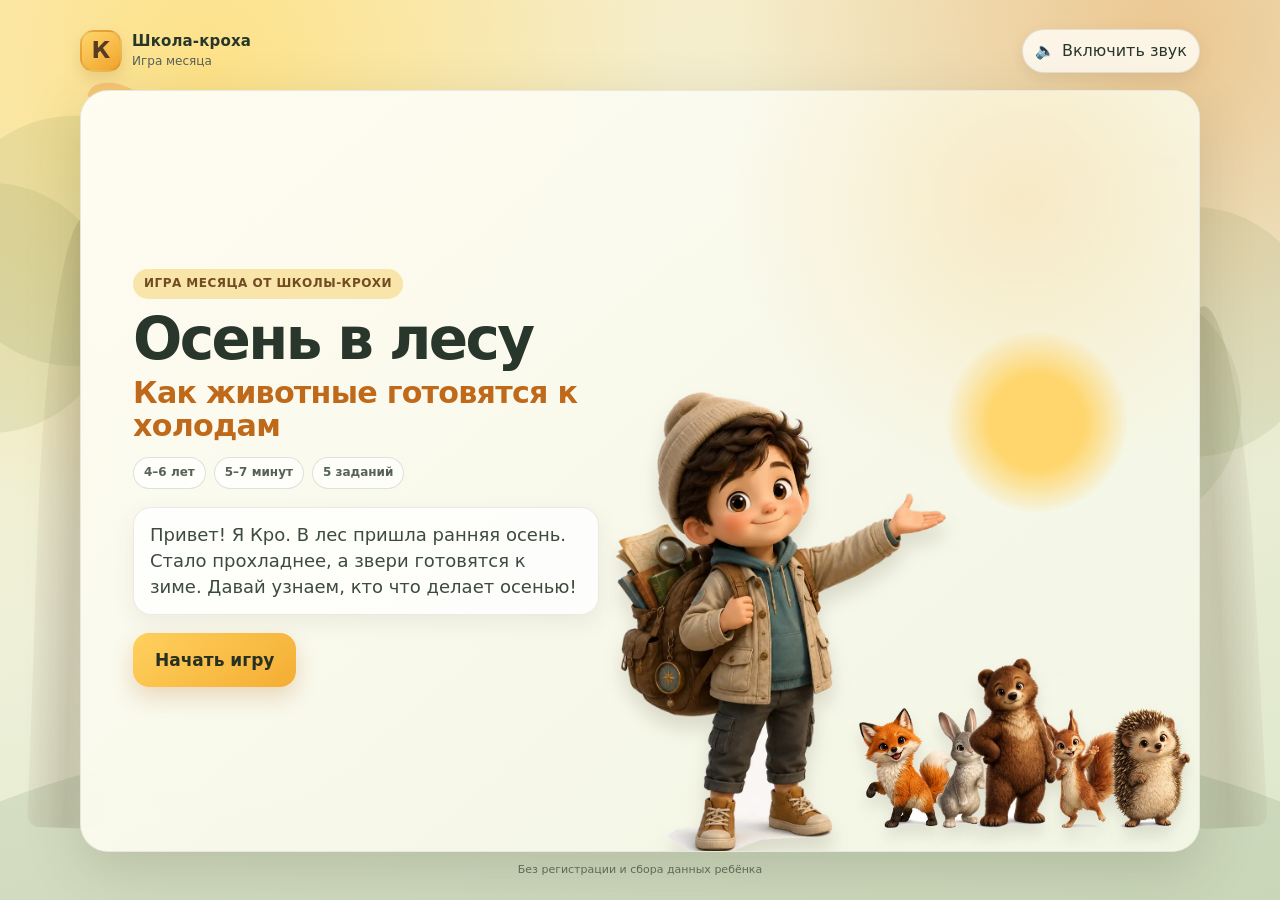
<file: kro-monthly-games/games/autumn-animals/index.html>
<!doctype html>
<html lang="ru">
  <head>
    <meta charset="UTF-8" />
    <meta name="viewport" content="width=device-width, initial-scale=1, viewport-fit=cover" />
    <meta
      name="description"
      content="Бесплатная игра месяца от Школы-крохи для детей 4–6 лет: как лесные животные готовятся к холодам."
    />
    <meta name="theme-color" content="#f5b942" />
    <title>Осень в лесу — Игра месяца от Школы-крохи</title>
    <link rel="preload" href="assets/images/kro.webp" as="image" type="image/webp" />
    <link rel="preload" href="assets/audio/intro.mp3" as="audio" type="audio/mpeg" />
    <link rel="stylesheet" href="assets/css/game.css" />
  </head>
  <body>
    <div class="forest-backdrop" aria-hidden="true">
      <span class="tree tree--one"></span>
      <span class="tree tree--two"></span>
      <span class="tree tree--three"></span>
      <span class="leaf leaf--one"></span>
      <span class="leaf leaf--two"></span>
      <span class="leaf leaf--three"></span>
      <span class="leaf leaf--four"></span>
    </div>

    <main class="game-shell">
      <header class="game-header">
        <a class="brand" href="https://kroxa-school.com/" target="_blank" rel="noopener">
          <span class="brand__mark" aria-hidden="true">К</span>
          <span>
            <strong>Школа-кроха</strong>
            <small>Игра месяца</small>
          </span>
        </a>
        <div class="header-actions">
          <button class="icon-button sound-button" id="soundToggle" type="button" aria-pressed="false">
            <span aria-hidden="true">🔈</span>
            <span class="sound-button__label">Включить звук</span>
          </button>
          <button class="icon-button repeat-button is-hidden" id="repeatTask" type="button">
            <span aria-hidden="true">↻</span>
            <span>Повторить</span>
          </button>
        </div>
      </header>

      <section id="app" class="game-card" aria-live="off">
        <div class="loading">
          <div class="loading__leaf" aria-hidden="true">🍂</div>
          <p>Кро готовит лесную игру…</p>
        </div>
      </section>

      <p class="privacy-note">Без регистрации и сбора данных ребёнка</p>
    </main>

    <div class="sr-only" id="liveRegion" aria-live="polite" aria-atomic="true"></div>
    <noscript>
      <div class="noscript">Для игры нужен JavaScript. Включите его в настройках браузера.</div>
    </noscript>
    <script type="module" src="assets/js/game.js?v=20260730-stress2"></script>
  </body>
</html>
</file>
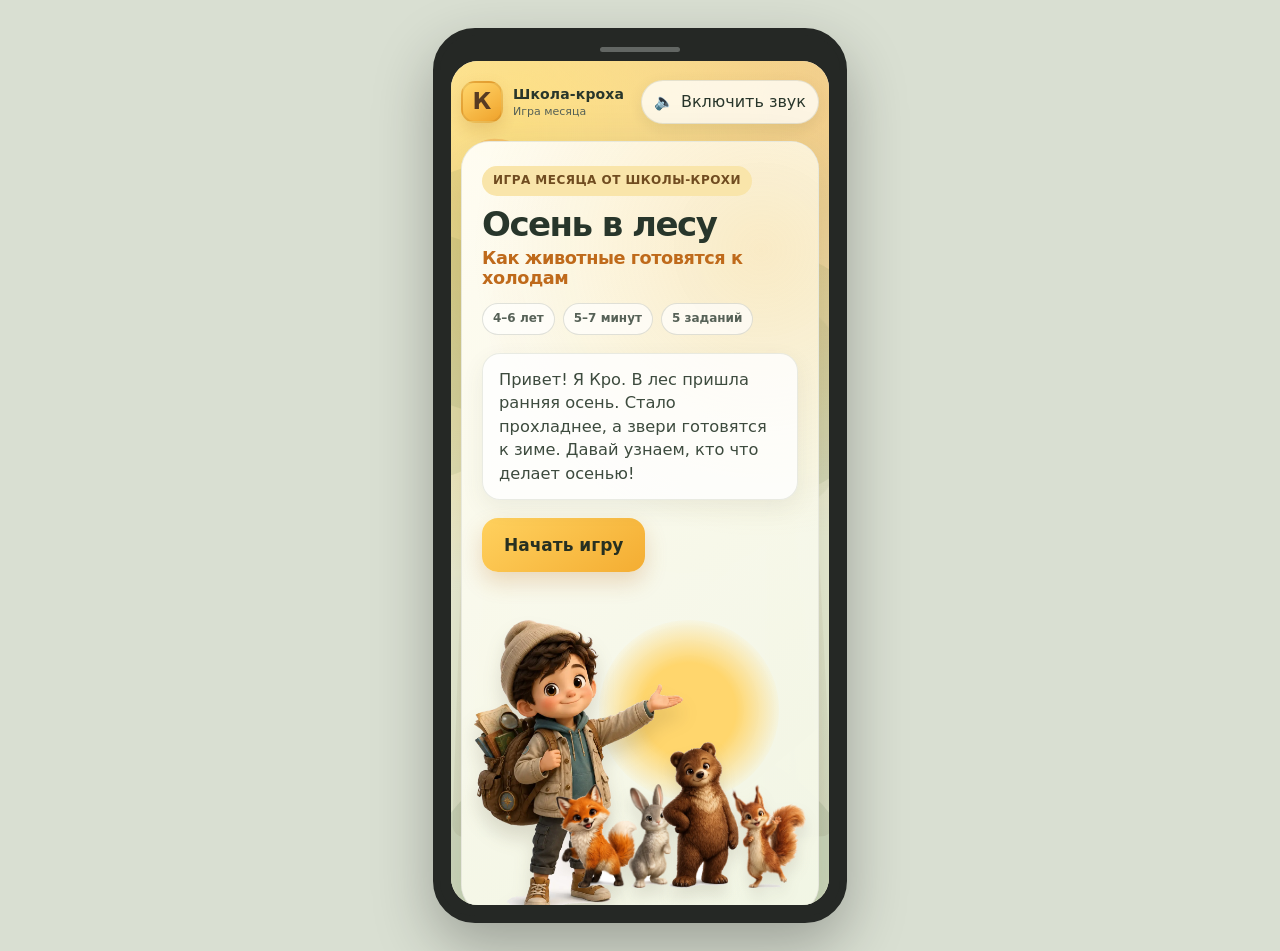
<file: kro-monthly-games/tests/mobile-preview.html>
<!doctype html>
<html lang="ru">
  <head>
    <meta charset="utf-8" />
    <meta name="viewport" content="width=device-width, initial-scale=1" />
    <meta name="robots" content="noindex" />
    <title>Мобильная проверка — Игра месяца</title>
    <style>
      * { box-sizing: border-box; }
      body {
        min-height: 100vh;
        margin: 0;
        display: grid;
        place-items: center;
        padding: 28px;
        font-family: system-ui, sans-serif;
        background: #d9dfd2;
      }
      .device {
        width: 414px;
        max-width: 100%;
        padding: 11px;
        border: 7px solid #252825;
        border-radius: 42px;
        background: #252825;
        box-shadow: 0 24px 60px rgba(0, 0, 0, 0.28);
      }
      .speaker {
        width: 80px;
        height: 5px;
        margin: 1px auto 9px;
        border-radius: 99px;
        background: #626663;
      }
      iframe {
        display: block;
        width: 390px;
        max-width: 100%;
        height: 844px;
        border: 0;
        border-radius: 27px;
        background: #f7efd9;
      }
    </style>
  </head>
  <body>
    <div class="device">
      <div class="speaker" aria-hidden="true"></div>
      <iframe title="Мобильная версия игры" src="../games/autumn-animals/?utm_source=qa-mobile"></iframe>
    </div>
  </body>
</html>
</file>
<file: shergina-brief/dima/style.css>
:root{--paper:#f7f5ee;--ink:#172848;--blue:#214abb;--muted:#617084;--yellow:#ffce55;--line:#dedfdc}*{box-sizing:border-box}body{margin:0;background:var(--paper);color:var(--ink);font-family:ui-rounded,"SF Pro Rounded",-apple-system,BlinkMacSystemFont,"Segoe UI",sans-serif;line-height:1.5;-webkit-tap-highlight-color:transparent}button,input,textarea{font:inherit;color:inherit}button,a,input,textarea{touch-action:manipulation}button{cursor:pointer}button:disabled{cursor:default}a{color:var(--blue)}button:focus-visible,a:focus-visible,input:focus-visible,textarea:focus-visible{outline:3px solid #227eb8;outline-offset:4px}header,main,footer{max-width:1140px;margin:auto}header{padding:24px 32px;display:flex;justify-content:space-between;align-items:center;gap:14px}.brand{display:flex;align-items:center;gap:10px;color:var(--ink);text-decoration:none;font-weight:850;font-size:12px;letter-spacing:1.2px;line-height:1.25}.brand b{width:42px;height:42px;border-radius:13px;display:grid;place-items:center;background:var(--blue);color:#fff;font-size:28px;letter-spacing:-2px}.brand small{display:block;font-size:10px;letter-spacing:0;font-weight:550}.date{border:1px solid var(--line);border-radius:50px;padding:9px 15px;font-size:13px;font-weight:700;white-space:nowrap}main{padding:6px 32px 26px;outline:none}h1,h2,h3,p{margin-top:0}h1,h2{line-height:1.08;letter-spacing:-1.8px}h1{font-size:78px;font-weight:900;margin-bottom:20px}h2{font-size:36px;margin-bottom:16px;font-weight:850}h3{font-size:19px;margin:24px 0 10px}p{margin-bottom:16px}.eyebrow{font-size:10px;letter-spacing:1.8px;text-transform:uppercase;font-weight:800;color:var(--blue);margin-bottom:13px}.hero{display:grid;grid-template-columns:1fr 1fr;gap:32px;align-items:center;padding:22px 0 28px;min-height:495px}.hero h1 span{color:var(--blue)}.subtitle{font-size:21px;font-weight:750;line-height:1.35;margin-bottom:17px}.description{font-size:16px;color:var(--muted);line-height:1.7;max-width:460px}.tags{display:flex;gap:8px;flex-wrap:wrap;margin:23px 0 19px}.tag{background:#ebece6;border-radius:8px;padding:7px 10px;font-size:11px;font-weight:650}.btn{display:inline-flex;align-items:center;justify-content:center;gap:12px;min-height:53px;border:0;border-radius:15px;padding:14px 22px;background:var(--blue);color:white;font-size:15px;font-weight:780;text-decoration:none;line-height:1.4;transition:transform .15s,background .15s}.btn:hover{background:#173da5;transform:translateY(-1px)}.btn:active{transform:translateY(1px)}.btn.yellow{background:var(--yellow);color:var(--ink)}.btn.yellow:hover{background:#ffc139}.btn.secondary{background:#fff;color:var(--ink);border:1px solid var(--line)}.btn.secondary:hover{background:#edf1fc}.btn:disabled{opacity:.4;transform:none}.textbtn{border:0;background:none;padding:9px 1px;min-height:38px;font-size:12px;font-weight:650;color:var(--muted);text-decoration:underline;text-underline-offset:4px;text-decoration-color:#b7bec6}.ctas{display:flex;align-items:center;gap:18px;flex-wrap:wrap}.hero-art{height:450px;border-radius:37px;background:white;position:relative;overflow:hidden;isolation:isolate}.orbit{position:absolute;width:340px;height:340px;left:15%;top:38px;background:#edf1ff;border-radius:50%}.orbit:after{content:"";position:absolute;inset:25px;border:1px dashed #c6d0ec;border-radius:50%}.figure{position:absolute;bottom:30px;object-fit:contain;mix-blend-mode:multiply;transform-origin:bottom center}.figure.traveler{width:32%;height:275px;left:1%;z-index:1;transform:rotate(-4deg)}.figure.host{width:41%;height:290px;right:-2%;z-index:2;transform:rotate(4deg)}.figure.science{width:51%;height:378px;left:24%;z-index:3}.speech{position:absolute;z-index:4;border-radius:12px;padding:9px 13px;font-size:12px;font-weight:750;line-height:1.4;transform:rotate(-5deg);background:var(--yellow);left:17px;top:28px}.speech.two{top:auto;left:auto;right:13px;bottom:10px;background:#dceee2;transform:rotate(3deg)}.star{position:absolute;right:25px;top:18px;font-size:42px;color:#c99920}.intro-strip{display:flex;align-items:center;justify-content:space-between;gap:20px;border-top:1px solid var(--line);padding:22px 0 8px;font-size:14px;color:var(--muted)}.intro-strip strong{color:var(--ink)}.faces{display:flex}.faces img{width:47px;height:50px;border-radius:50%;object-fit:cover;border:3px solid var(--paper);margin-left:-8px}.resume{padding:16px 20px;background:#eaf0fc;border:1px solid #cbd4ed;border-radius:17px;font-size:13px}.resume .ctas{margin-top:8px}.routebar{display:flex;justify-content:space-between;gap:12px;align-items:center;margin:9px 0 17px}.step{font-size:11px;letter-spacing:1.2px;font-weight:800;color:var(--muted);text-transform:uppercase}.route{display:flex;gap:8px;list-style:none;padding:0;margin:0}.route li{height:36px;width:36px;display:grid;place-items:center;border-radius:12px;background:#e7e8e2;font-size:17px;filter:grayscale(1);opacity:.55;position:relative}.route li.active{background:var(--yellow);filter:none;opacity:1;outline:2px solid #dcac39;outline-offset:2px}.route li.done{background:#daeadd;filter:none;opacity:1}.route li.done:after{content:"✓";position:absolute;right:-3px;bottom:-3px;width:14px;height:14px;background:#39774d;color:#fff;border-radius:50%;font-size:9px;line-height:14px;text-align:center}.game{display:grid;grid-template-columns:40% 60%;border-radius:30px;background:#fff;overflow:hidden;min-height:563px}.scene{position:relative;isolation:isolate;display:flex;flex-direction:column;justify-content:center;align-items:center;padding:28px 20px;background:var(--scene);overflow:hidden}.scene:before{content:"";position:absolute;width:295px;height:295px;left:50%;top:115px;transform:translateX(-50%);border-radius:50%;background:rgba(255,255,255,.65);z-index:-1}.scene-label{align-self:flex-start;font-size:10px;letter-spacing:1.8px;font-weight:800;margin-bottom:17px;max-width:85%}.actor{height:347px;max-width:96%;object-fit:contain;mix-blend-mode:multiply}.scene[data-role=nature] .actor{height:288px;margin:27px 0 33px}.scene-note{font-size:14px;font-weight:650;line-height:1.6;text-align:center;max-width:250px;margin:15px auto 0}.scene-symbol{position:absolute;right:20px;top:24px;font-size:25px}.activity{padding:37px 38px 32px}.activity h2{font-size:36px;line-height:1.15;letter-spacing:-1.3px}.lead{font-size:14px;color:var(--muted);line-height:1.65;margin-bottom:22px}.options{display:flex;flex-direction:column;gap:10px}.option{border:1px solid #dfe3eb;border-radius:15px;background:white;padding:14px 15px;min-height:63px;text-align:left;display:flex;align-items:center;gap:13px;font-size:14px;line-height:1.45;font-weight:650;transition:background .15s,transform .15s}.option:hover:not(:disabled){background:#f2f5fd;border-color:#728bd2;transform:translateX(2px)}.option .mark{height:27px;width:27px;flex:0 0 27px;background:#eef1f6;color:#647084;border-radius:8px;display:grid;place-items:center;font-size:12px}.option.correct{background:#edf8ef;border:2px solid #488964;padding:13px 14px}.option.correct .mark{background:#3d7e53;color:#fff}.option.missed{background:#fcf3df;border-color:#d7b87d}.option.selected{border:2px solid var(--blue);padding:13px 14px;background:#edf2ff}.feedback{display:flex;align-items:center;gap:12px;border-radius:16px;background:#eaf0fc;padding:15px 16px;margin-top:18px;animation:enter .25s ease-out}.feedback img{width:49px;height:55px;border-radius:12px;object-fit:cover;mix-blend-mode:multiply;flex-shrink:0}.feedback strong{font-size:14px;display:block;margin-bottom:4px}.feedback p{font-size:12px;color:#52637c;line-height:1.6;margin:0}.nextrow{display:flex;justify-content:space-between;align-items:center;gap:15px;margin-top:22px}.nextrow .btn{min-width:165px}.next-note{font-size:11px;color:var(--muted)}.frogbar{display:flex;justify-content:space-between;gap:10px;align-items:center;font-size:12px;font-weight:750;margin:0 0 12px}.frogbar .textbtn{padding:0;min-height:26px;font-size:11px}.frog-grid{display:grid;grid-template-columns:repeat(4,1fr);gap:8px}.frog-cell{height:64px;font-size:32px;display:grid;place-items:center;border:0;border-radius:14px;background:#f0f4e9;transition:transform .15s,background .15s}.frog-cell:hover:not(:disabled){transform:translateY(-2px);background:#e4ecd9}.frog-cell.hint{outline:3px solid #318862;outline-offset:1px}.frog-cell.found{background:#b9e2c3;transform:scale(.94)}.frog-comment{font-size:12px;color:#60725d;line-height:1.6;min-height:41px;margin:12px 0 0}.wishes{display:grid;grid-template-columns:1fr 1fr;gap:9px}.wish{min-height:72px;border:1px solid #e0dfd9;border-radius:15px;background:#fff;padding:12px;text-align:left;display:flex;align-items:center;gap:9px;font-size:13px;font-weight:650;line-height:1.4}.wish span:first-child{font-size:23px;flex-shrink:0}.wish[aria-pressed=true]{background:#fff4d0;border:2px solid #ba882c;padding:11px}.wishcount{font-size:12px;font-weight:750;margin:14px 0 5px}.wishnote{font-size:12px;color:var(--muted);min-height:32px;line-height:1.5;margin:0}.footnote{font-size:10px;color:var(--muted);margin:12px 0 0}.result-head{display:flex;gap:26px;align-items:center;background:white;border-radius:29px;padding:31px;margin:12px 0 19px}.result-head img{width:143px;height:155px;object-fit:cover;border-radius:23px;mix-blend-mode:multiply}.result-head h1{font-size:43px;letter-spacing:-1.6px;margin-bottom:12px}.result-head p{font-size:14px;color:var(--muted);margin-bottom:0}.result-head .eyebrow{font-size:10px;color:var(--blue);margin-bottom:10px}.title-badge{display:inline-block;background:#fff0b9;border-radius:9px;padding:6px 9px;font-size:11px;font-weight:750;margin-top:12px}.final-grid{display:grid;grid-template-columns:1.25fr .8fr;gap:20px}.greeting,.collection{background:white;border-radius:25px;padding:27px}.greeting h2,.collection h2{font-size:25px;letter-spacing:-.75px;margin-bottom:10px}.fieldlabel{display:block;font-size:12px;font-weight:750;margin:18px 0 7px}.fieldlabel span{font-weight:450}.input,.message{display:block;width:100%;padding:12px 14px;border:1px solid #d6dce5;border-radius:12px;background:#fbfcfe;font-size:16px;color:var(--ink)}.message{min-height:212px;line-height:1.65;font-size:15px;resize:vertical}.counter{display:flex;justify-content:space-between;gap:12px;font-size:10px;color:var(--muted);margin:6px 0 15px}.send{width:100%}.sendnote{font-size:12px;line-height:1.7;color:var(--muted);margin:11px 0 17px}.utilities{display:flex;gap:9px;flex-wrap:wrap}.utilities .btn{min-height:44px;font-size:12px;padding:10px 12px;flex:1;border-radius:11px}.fallback{font-size:12px;color:var(--muted)}.fallback summary{cursor:pointer;font-weight:650;padding:8px 0}.fallback p{margin:5px 0 0}.privacy{font-size:10px;line-height:1.6;color:var(--muted);margin:17px 0 0}.badges{display:grid;grid-template-columns:1fr 1fr;gap:10px;list-style:none;margin:18px 0;padding:0}.badges li{min-height:80px;background:#f4f6f2;border-radius:15px;padding:12px;font-size:12px;font-weight:700;line-height:1.4}.badges span{display:block;font-size:24px;margin-bottom:7px}.smallprint{font-size:12px;line-height:1.7;color:var(--muted)}.friendbox{border-top:1px solid var(--line);margin-top:22px;padding-top:21px}.friendbox h3{font-size:17px;margin-top:0}.friendbox p{font-size:13px;color:var(--muted)}.friendbox .btn{width:100%;font-size:14px}.replay{margin-top:15px}footer{padding:0 32px 24px;display:flex;justify-content:space-between;align-items:center;gap:14px;font-size:11px;color:var(--muted)}footer .textbtn{font-size:11px}.skip{position:fixed;left:20px;top:-80px;background:white;z-index:100;padding:12px}.skip:focus{top:10px}dialog{width:calc(100% - 30px);max-width:640px;max-height:85vh;border:0;border-radius:25px;padding:28px;background:white;color:var(--ink)}dialog::backdrop{background:#17284888;backdrop-filter:blur(4px)}.dialog-head{display:flex;justify-content:space-between;align-items:center;gap:15px}.dialog-head h2{font-size:29px;margin:0}.close{border:0;width:42px;height:42px;border-radius:50%;background:#edf0f5;font-size:27px;flex-shrink:0}dialog p{font-size:13px;line-height:1.7;margin-top:17px}.sources{font-size:12px;padding-left:20px}.sources li{margin:9px 0}.art-links{display:flex;flex-wrap:wrap;gap:18px;font-size:12px}.toast{position:fixed;z-index:100;bottom:23px;left:50%;transform:translate(-50%,20px);opacity:0;pointer-events:none;background:#183051;color:white;padding:13px 18px;border-radius:13px;font-size:12px;max-width:calc(100% - 30px);width:max-content;transition:transform .2s,opacity .2s}.toast.show{opacity:1;transform:translate(-50%,0)}.confetti{position:fixed;inset:0;overflow:hidden;pointer-events:none;z-index:90}.confetti i{position:absolute;top:-25px;width:9px;height:17px;border-radius:3px;animation:fall 2.7s ease-in forwards}.nojs{padding:25px;max-width:600px;margin:auto;background:white}.fade{animation:enter .25s ease-out}@keyframes enter{from{opacity:0;transform:translateY(8px)}to{opacity:1;transform:translateY(0)}}@keyframes fall{to{transform:translate(var(--drift),105vh) rotate(640deg);opacity:.1}}
@media(max-width:850px){h1{font-size:60px}.hero{gap:20px}.hero-art{height:365px}.figure.science{height:310px}.figure.host{height:240px}.figure.traveler{height:225px}.orbit{width:270px;height:270px;left:10%}.speech{font-size:10px;max-width:136px}.subtitle{font-size:18px}.description{font-size:14px}.activity{padding:30px 25px}.activity h2{font-size:30px}.game{grid-template-columns:37% 63%}.actor{height:320px}.scene{padding:24px 12px}.scene-note{font-size:13px}.greeting,.collection{padding:23px}.result-head h1{font-size:36px}}
@media(max-width:600px){header{padding:16px 18px}.brand{font-size:10px;gap:8px;letter-spacing:.9px}.brand b{width:35px;height:35px;border-radius:11px;font-size:25px}.brand small{font-size:9px}.date{font-size:11px;padding:7px 10px}main{padding:0 16px 20px}.hero{display:flex;flex-direction:column;align-items:stretch;gap:19px;min-height:0;padding:18px 0 22px}.hero h1{font-size:58px;letter-spacing:-2.5px;line-height:.99;margin-bottom:16px}.eyebrow{font-size:9px;letter-spacing:1.3px;margin-bottom:11px}.subtitle{font-size:19px;margin-bottom:13px}.description{font-size:14px;line-height:1.6;margin-bottom:0}.tags{margin:16px 0 14px;gap:7px}.tag{font-size:10px;padding:6px 8px}.ctas{gap:9px}.hero .ctas .btn{min-height:50px;flex:1}.hero .textbtn{font-size:11px}.hero-art{height:270px;border-radius:27px}.figure.traveler{height:205px;width:29%;bottom:12px;left:6%}.figure.science{height:248px;width:43%;left:28%;bottom:8px}.figure.host{height:196px;width:38%;bottom:9px;right:0}.orbit{width:230px;height:230px;top:14px;left:22%}.speech{top:17px;left:8px;font-size:10px;max-width:120px;padding:7px 9px}.speech.two{right:5px;bottom:5px;max-width:160px;font-size:9px;padding:5px 8px}.star{font-size:31px;top:11px;right:15px}.intro-strip{font-size:12px;padding:17px 0 4px;line-height:1.6;gap:10px}.faces img{height:40px;width:37px}.routebar{margin:6px 0 16px;gap:8px}.step{font-size:9px;letter-spacing:1px}.route{gap:5px}.route li{height:29px;width:29px;font-size:14px;border-radius:9px}.game{grid-template-columns:1fr;min-height:0;border-radius:24px}.scene{display:block;height:194px;padding:20px}.scene:before{width:185px;height:185px;left:70%;top:18px}.scene-label{max-width:50%;font-size:10px;letter-spacing:1.4px;margin:0 0 14px}.actor{position:absolute;right:8px;bottom:-5px;height:200px;width:46%;max-width:none;object-position:center bottom}.scene[data-role=nature] .actor{height:168px;width:49%;max-width:none;margin:0;bottom:0;right:2px}.scene-note{max-width:47%;text-align:left;margin:0;font-size:13px;line-height:1.55}.scene-symbol{left:20px;right:auto;top:auto;bottom:17px;font-size:25px}.activity{padding:25px 20px 23px}.activity h2{font-size:29px;line-height:1.15;letter-spacing:-1.1px;margin-bottom:12px}.activity .eyebrow{font-size:9px;margin-bottom:9px}.lead{font-size:13px;line-height:1.65;margin-bottom:17px}.option{min-height:59px;font-size:13px;padding:12px;border-radius:13px;gap:10px}.option.correct,.option.selected{padding:11px}.option .mark{height:25px;width:25px;flex-basis:25px;font-size:11px}.feedback{margin-top:15px;padding:13px 12px;gap:10px}.feedback strong{font-size:13px}.feedback p{font-size:12px}.feedback img{height:49px;width:44px}.nextrow{margin-top:19px}.nextrow .btn{font-size:14px;min-height:48px;min-width:150px;padding:12px 17px}.next-note{font-size:10px}.frog-cell{height:57px;font-size:28px;border-radius:12px}.frog-grid{gap:7px}.frog-comment{font-size:11px;min-height:37px}.wish{min-height:66px;padding:10px;font-size:12px;gap:7px}.wish[aria-pressed=true]{padding:9px}.wish span:first-child{font-size:21px}.wishnote{font-size:11px}.result-head{padding:23px 20px;gap:14px;align-items:flex-start;border-radius:25px}.result-head img{width:82px;height:101px;margin-top:11px;border-radius:14px}.result-head h1{font-size:29px;letter-spacing:-1.2px;margin-bottom:9px}.result-head p{font-size:12px}.result-head .eyebrow{font-size:8px;letter-spacing:1px;margin-bottom:8px}.title-badge{font-size:9px;padding:5px 7px}.final-grid{display:flex;flex-direction:column;gap:16px}.greeting,.collection{padding:23px 20px}.greeting h2,.collection h2{font-size:23px}.message{min-height:236px;font-size:15px}.input{font-size:16px}.sendnote{font-size:11px}.utilities .btn{font-size:11px;min-height:45px}.badges{grid-template-columns:repeat(3,1fr);gap:8px}.badges li{font-size:10px;min-height:77px;padding:10px}.friendbox .btn{min-height:48px}footer{padding:0 18px 20px;font-size:10px;line-height:1.6;align-items:flex-start}footer>span{max-width:200px}footer .textbtn{font-size:10px;white-space:nowrap;min-height:32px;padding-top:0}dialog{padding:23px}.dialog-head h2{font-size:25px}.resume{font-size:12px;padding:14px;margin-top:9px}.toast{bottom:17px}}
@media(max-width:355px){.hero h1{font-size:51px}.route{gap:4px}.route li{width:25px;height:25px;font-size:13px}.activity{padding:22px 17px}.date{font-size:10px;padding:7px}.result-head{gap:10px;padding:20px 17px}.result-head h1{font-size:26px}.result-head img{width:68px;height:90px}}
@media(prefers-reduced-motion:reduce){*,*:before,*:after{animation:none!important;transition:none!important;scroll-behavior:auto!important}.confetti{display:none}}
</file>
<file: shergina-brief/dima/readable.css>
/* Larger fonts for the birthday game; original artwork and layout retained. */
body{font-size:18px}
.brand{font-size:16px}
.brand b{font-size:31px}
.brand small{font-size:14px}
.date{font-size:18px}
h1{font-size:82px}
h2{font-size:40px}
h3{font-size:23px}
.eyebrow{font-size:14px}
.subtitle{font-size:25px}
.description{font-size:20px}
.tag{font-size:15px}
.btn{font-size:19px}
.textbtn{font-size:16px}
.speech{font-size:16px}
.star{font-size:42px}
.intro-strip{font-size:18px}
.resume{font-size:18px}
.step{font-size:15px}
.route li{font-size:21px}
.route li.done:after{font-size:13px}
.scene-label{font-size:14px}
.scene-note{font-size:18px}
.scene-symbol{font-size:28px}
.activity h2{font-size:40px}
.lead{font-size:18px}
.option{font-size:18px}
.option .mark{font-size:16px}
.feedback strong{font-size:18px}
.feedback p{font-size:16px}
.next-note{font-size:15px}
.frogbar{font-size:16px}
.frogbar .textbtn{font-size:15px}
.frog-cell{font-size:32px}
.frog-comment{font-size:16px}
.wish{font-size:18px}
.wish span:first-child{font-size:26px}
.wishcount{font-size:16px}
.wishnote{font-size:16px}
.footnote{font-size:14px}
.result-head h1{font-size:48px}
.result-head p{font-size:18px}
.result-head .eyebrow{font-size:14px}
.greeting h2,.collection h2{font-size:28px}
.fieldlabel{font-size:16px}
.input,.message{font-size:20px}
.message{font-size:19px}
.counter{font-size:14px}
.sendnote{font-size:16px}
.utilities .btn{font-size:16px}
.fallback{font-size:16px}
.privacy{font-size:14px}
.badges li{font-size:16px}
.badges span{font-size:24px}
.smallprint{font-size:16px}
.friendbox h3{font-size:21px}
.friendbox p{font-size:18px}
.friendbox .btn{font-size:18px}
footer{font-size:15px}
footer .textbtn{font-size:15px}
.dialog-head h2{font-size:32px}
.close{font-size:27px}
dialog p{font-size:18px}
.sources{font-size:16px}
.art-links{font-size:16px}
.toast{font-size:16px}
@media(max-width:850px){
h1{font-size:58px}
.speech{font-size:14px}
.subtitle{font-size:22px}
.description{font-size:18px}
.activity h2{font-size:34px}
.scene-note{font-size:18px}
.result-head h1{font-size:40px}
}
@media(max-width:600px){
.brand{font-size:14px}
.brand b{font-size:28px}
.brand small{font-size:13px}
.date{font-size:15px}
.hero h1{font-size:54px}
.eyebrow{font-size:13px}
.subtitle{font-size:23px}
.description{font-size:18px}
.tag{font-size:14px}
.hero .textbtn{font-size:15px}
.speech{font-size:14px}
.speech.two{font-size:13px}
.star{font-size:31px}
.intro-strip{font-size:16px}
.step{font-size:13px}
.route li{font-size:18px}
.scene-label{font-size:14px}
.scene-note{font-size:18px}
.scene-symbol{font-size:28px}
.activity h2{font-size:32px}
.activity .eyebrow{font-size:13px}
.lead{font-size:18px}
.option{font-size:18px}
.option .mark{font-size:15px}
.feedback strong{font-size:18px}
.feedback p{font-size:16px}
.nextrow .btn{font-size:18px}
.next-note{font-size:14px}
.frog-cell{font-size:31px}
.frog-comment{font-size:15px}
.wish{font-size:16px}
.wish span:first-child{font-size:25px}
.wishnote{font-size:15px}
.result-head h1{font-size:32px}
.result-head p{font-size:16px}
.result-head .eyebrow{font-size:12px}
.title-badge{font-size:13px}
.greeting h2,.collection h2{font-size:26px}
.message{font-size:19px}
.input{font-size:20px}
.sendnote{font-size:15px}
.utilities .btn{font-size:15px}
.badges li{font-size:14px}
footer{font-size:14px}
footer .textbtn{font-size:14px}
.dialog-head h2{font-size:28px}
.resume{font-size:16px}
}
@media(max-width:355px){
.hero h1{font-size:48px}
.route li{font-size:18px}
.date{font-size:14px}
.result-head h1{font-size:30px}
}
/* Larger type without squeezing buttons, captions or the greeting. */
.hero > div,.activity,.greeting,.collection,.result-head > div{min-width:0}

.wishes{grid-template-columns:repeat(2,minmax(0,1fr))}

.wish{min-width:0}

.wish span:last-child{min-width:0}

.badges li{min-width:0;overflow-wrap:break-word}

.option,.wish,.btn{overflow-wrap:break-word}

.btn{min-height:56px}

.textbtn{min-height:44px}

.lead,.option{font-size:20px}

.feedback p,.smallprint,.friendbox p{font-size:18px}

.message{font-size:20px;min-height:330px;line-height:1.65;overflow-y:hidden}

.input{font-size:20px}

.fieldlabel{font-size:18px}

.counter{flex-wrap:wrap;row-gap:4px}

.result-head h1{font-size:clamp(32px,4.8vw,50px);line-height:1.16}

.result-head p{font-size:18px;line-height:1.6}

.badges{grid-template-columns:1fr 1fr}

.badges li{font-size:17px;min-height:114px;line-height:1.45}

.speech{font-size:15px}

.speech.two{font-size:14px}

.nextrow{flex-wrap:wrap}

.nextrow .btn{max-width:100%}

.routebar{flex-wrap:wrap}

.sendnote,.fallback{font-size:16px}

.privacy,.footnote{font-size:14px;line-height:1.6}

.utilities .btn{font-size:16px;min-height:50px;flex-basis:170px}

.dialog-head h2{line-height:1.2}

dialog p,.sources,.art-links{font-size:17px}

.frogbar{flex-wrap:wrap;font-size:17px}

.frogbar .textbtn{font-size:16px;min-height:44px}

@media(max-width:850px){
.hero{grid-template-columns:1.1fr 1fr}

.hero h1{font-size:58px}

.final-grid{display:flex;flex-direction:column}

.result-head{gap:20px}

}

@media(max-width:600px){
header{flex-wrap:wrap;gap:10px;padding:18px}

.brand{font-size:13px}

.brand small{font-size:12px}

.date{font-size:14px}

.hero h1{font-size:clamp(46px,13.8vw,72px);letter-spacing:-2px;line-height:1.04}

.hero .ctas{align-items:stretch}

.hero .ctas .btn{min-height:56px;font-size:18px;flex:0 1 auto}

.hero .textbtn{font-size:16px;min-height:50px}

.description{font-size:19px}

.subtitle{font-size:23px}

.tag{font-size:14px}

.hero-art{height:310px}

.figure.science{height:266px}

.figure.host{height:218px}

.figure.traveler{height:221px}

.speech{font-size:14px;max-width:152px}

.speech.two{font-size:13px;max-width:192px;bottom:9px}

.intro-strip{font-size:17px}

.intro-strip .faces{display:none}

.step{font-size:14px;letter-spacing:.3px}

.route li{width:30px;height:30px}

.scene{height:auto;min-height:236px;padding:24px 20px 52px}

.scene:before{top:auto;bottom:0}

.scene-label{font-size:14px;line-height:1.4;max-width:52%;letter-spacing:.8px}

.scene-note{font-size:18px;line-height:1.5;max-width:50%}

.actor{height:230px;width:48%}

.scene[data-role=nature] .actor{height:196px;width:48%}

.scene-symbol{font-size:26px}

.activity{padding:26px 20px}

.activity h2{font-size:34px;line-height:1.15}

.activity .eyebrow{font-size:13px;letter-spacing:.9px}

.lead,.option{font-size:18px}

.option{min-height:76px;gap:10px;line-height:1.5}

.feedback{align-items:flex-start}

.feedback strong,.feedback p{font-size:18px}

.feedback img{margin-top:3px}

.nextrow{gap:12px}

.nextrow .btn{font-size:18px;min-height:54px;flex:1 0 180px}

.next-note{font-size:14px}

.frog-cell{min-height:62px}

.frog-comment{font-size:16px}

.wish{font-size:18px;min-height:112px;padding:12px 10px;line-height:1.4;flex-direction:column;align-items:flex-start;gap:8px}

.wish[aria-pressed=true]{padding:11px 9px}

.wish span:first-child{font-size:24px}

.wishcount,.wishnote{font-size:16px}

.result-head{display:block;padding:24px 20px}

.result-head img{float:right;width:76px;height:87px;margin:0 0 10px 14px}

.result-head h1{font-size:34px;letter-spacing:-1px}

.result-head p{font-size:18px;clear:both}

.result-head .eyebrow{font-size:13px;letter-spacing:.5px;clear:none}

.greeting h2,.collection h2{font-size:28px;line-height:1.2}

.message{font-size:19px;min-height:350px}

.input{font-size:19px}

.send{font-size:18px}

.utilities .btn{font-size:16px;min-height:52px}

.badges{grid-template-columns:1fr 1fr;gap:10px}

.badges li{font-size:17px;min-height:109px;padding:13px}

.smallprint,.friendbox p{font-size:18px}

.friendbox h3{font-size:23px}

.friendbox .btn{font-size:18px;min-height:54px}

footer{font-size:14px;flex-wrap:wrap;gap:8px}

footer>span{max-width:none}

footer .textbtn{font-size:14px;min-height:44px;padding-top:9px}

.toast{font-size:16px}

}

@media(max-width:355px){
header{padding:16px}

.date{font-size:13px}

.brand{font-size:12px}

.brand small{font-size:11px}

.activity{padding:24px 16px}

.activity h2{font-size:32px}

.wish{gap:6px;font-size:17px}

.wish span:first-child{font-size:23px}

.badges{grid-template-columns:1fr}

.result-head h1{font-size:31px}

.result-head img{width:64px;height:76px}

.scene-note{font-size:17px}

}
</file>
<file: kro-monthly-games/games/autumn-animals/assets/css/game.css>
:root {
  color-scheme: light;
  --ink: #28362b;
  --ink-soft: #566157;
  --cream: #fffaf0;
  --paper: rgba(255, 253, 247, 0.96);
  --amber: #f4ad32;
  --amber-dark: #bf6a1b;
  --orange: #e97b2f;
  --green: #557a51;
  --green-dark: #35543a;
  --green-soft: #e5efdc;
  --sand: #f2dfb7;
  --line: rgba(70, 86, 66, 0.17);
  --white: #fff;
  --shadow: 0 18px 55px rgba(63, 67, 45, 0.18);
  --radius-xl: 28px;
  --radius-lg: 22px;
  --radius-md: 16px;
}

* {
  box-sizing: border-box;
}

html {
  min-width: 320px;
  min-height: 100%;
  background: #eef0d8;
}

body {
  min-width: 320px;
  min-height: 100vh;
  min-height: 100svh;
  margin: 0;
  overflow-x: hidden;
  color: var(--ink);
  font-family:
    Inter, ui-rounded, "SF Pro Rounded", "Segoe UI", system-ui, -apple-system, BlinkMacSystemFont,
    sans-serif;
  line-height: 1.45;
  background:
    radial-gradient(circle at 16% 8%, rgba(255, 224, 125, 0.86), transparent 29rem),
    radial-gradient(circle at 91% 5%, rgba(225, 143, 58, 0.42), transparent 27rem),
    linear-gradient(165deg, #f8ecc5 0%, #eef0d8 52%, #dce6ca 100%);
}

button,
a {
  -webkit-tap-highlight-color: transparent;
}

button {
  font: inherit;
}

button:focus-visible,
a:focus-visible {
  outline: 4px solid rgba(30, 97, 150, 0.35);
  outline-offset: 3px;
}

.forest-backdrop {
  position: fixed;
  z-index: 0;
  inset: 0;
  overflow: hidden;
  pointer-events: none;
}

.forest-backdrop::after {
  position: absolute;
  right: -10%;
  bottom: -24%;
  left: -10%;
  height: 45%;
  border-radius: 50% 50% 0 0;
  background: rgba(78, 112, 72, 0.13);
  content: "";
}

.tree {
  position: absolute;
  bottom: 8%;
  width: 74px;
  height: 68%;
  border-radius: 50% 50% 12px 12px;
  background: linear-gradient(90deg, rgba(94, 65, 39, 0.06), rgba(94, 65, 39, 0.18), rgba(94, 65, 39, 0.05));
  transform: rotate(2deg);
}

.tree::before,
.tree::after {
  position: absolute;
  width: 250px;
  height: 250px;
  border-radius: 50%;
  background: rgba(101, 127, 62, 0.11);
  content: "";
}

.tree::before {
  top: -100px;
  left: -100px;
}

.tree::after {
  top: -30px;
  left: -180px;
}

.tree--one {
  left: 3%;
}

.tree--two {
  right: 2%;
  height: 58%;
  transform: rotate(-3deg);
}

.tree--three {
  right: 23%;
  bottom: 20%;
  width: 40px;
  height: 42%;
  opacity: 0.65;
}

.leaf {
  position: absolute;
  width: 42px;
  height: 25px;
  border-radius: 80% 10% 80% 10%;
  background: rgba(232, 121, 40, 0.27);
  transform: rotate(24deg);
  animation: drift 8s ease-in-out infinite;
}

.leaf--one {
  top: 9%;
  left: 7%;
}

.leaf--two {
  top: 17%;
  right: 8%;
  width: 31px;
  height: 18px;
  animation-delay: -2s;
}

.leaf--three {
  right: 17%;
  bottom: 17%;
  animation-delay: -5s;
}

.leaf--four {
  bottom: 10%;
  left: 12%;
  width: 27px;
  height: 17px;
  background: rgba(194, 151, 43, 0.3);
  animation-delay: -3s;
}

@keyframes drift {
  0%,
  100% {
    transform: translate3d(0, 0, 0) rotate(24deg);
  }
  50% {
    transform: translate3d(9px, 15px, 0) rotate(38deg);
  }
}

.game-shell {
  position: relative;
  z-index: 1;
  width: min(100% - 20px, 1120px);
  margin: 0 auto;
  padding: max(12px, env(safe-area-inset-top)) 0 max(18px, env(safe-area-inset-bottom));
}

.game-header {
  display: flex;
  align-items: center;
  justify-content: space-between;
  min-height: 58px;
  margin-bottom: 10px;
  gap: 10px;
}

.brand {
  display: inline-flex;
  align-items: center;
  min-width: 0;
  color: var(--ink);
  text-decoration: none;
  gap: 10px;
}

.brand__mark {
  display: grid;
  flex: 0 0 auto;
  width: 42px;
  height: 42px;
  place-items: center;
  border: 2px solid rgba(113, 70, 21, 0.12);
  border-radius: 14px;
  color: #573b22;
  font-size: 23px;
  font-weight: 900;
  background: linear-gradient(145deg, #ffd66b, #f1a42c);
  box-shadow: 0 7px 16px rgba(161, 100, 33, 0.18);
}

.brand strong,
.brand small {
  display: block;
  white-space: nowrap;
}

.brand strong {
  font-size: 14px;
  letter-spacing: 0.01em;
}

.brand small {
  color: var(--ink-soft);
  font-size: 11px;
}

.header-actions {
  display: flex;
  align-items: center;
  justify-content: flex-end;
  gap: 7px;
}

.icon-button {
  display: inline-flex;
  align-items: center;
  justify-content: center;
  min-height: 44px;
  padding: 9px 12px;
  border: 1px solid rgba(61, 76, 58, 0.13);
  border-radius: 999px;
  color: var(--ink);
  cursor: pointer;
  background: rgba(255, 253, 246, 0.83);
  box-shadow: 0 5px 16px rgba(59, 68, 47, 0.09);
  gap: 7px;
}

.icon-button:hover {
  background: var(--white);
}

.icon-button.is-on {
  border-color: rgba(71, 112, 69, 0.28);
  background: #edf4e8;
}

.repeat-button span:last-child {
  display: none;
}

.game-card {
  position: relative;
  min-height: min(760px, calc(100svh - 110px));
  overflow: hidden;
  border: 1px solid rgba(80, 91, 61, 0.13);
  border-radius: var(--radius-xl);
  background: var(--paper);
  box-shadow: var(--shadow);
}

.loading {
  display: grid;
  min-height: 68vh;
  place-content: center;
  color: var(--ink-soft);
  text-align: center;
}

.loading__leaf {
  font-size: 48px;
  animation: bob 1.4s ease-in-out infinite;
}

@keyframes bob {
  50% {
    transform: translateY(-8px) rotate(6deg);
  }
}

.cover {
  display: grid;
  min-height: inherit;
  padding: 24px 20px 18px;
  background:
    radial-gradient(circle at 84% 14%, rgba(247, 187, 76, 0.24), transparent 18rem),
    linear-gradient(140deg, rgba(255, 252, 240, 0.7), rgba(234, 241, 219, 0.64));
}

.cover__copy {
  z-index: 2;
  align-self: center;
}

.eyebrow {
  display: inline-flex;
  align-items: center;
  min-height: 30px;
  margin: 0 0 12px;
  padding: 5px 11px;
  border-radius: 999px;
  color: #704c20;
  font-size: 12px;
  font-weight: 850;
  letter-spacing: 0.04em;
  text-transform: uppercase;
  background: #f9e5aa;
}

.cover h1,
.task-heading h1,
.final h1 {
  margin: 0;
  color: var(--ink);
  font-size: clamp(32px, 9vw, 58px);
  line-height: 0.98;
  letter-spacing: -0.045em;
}

.cover h1 span {
  display: block;
  margin-top: 8px;
  color: var(--amber-dark);
  font-size: 0.52em;
  line-height: 1.1;
  letter-spacing: -0.025em;
}

.cover__meta {
  display: flex;
  flex-wrap: wrap;
  margin: 15px 0 0;
  gap: 8px;
}

.cover__meta span {
  padding: 6px 10px;
  border: 1px solid var(--line);
  border-radius: 999px;
  color: var(--ink-soft);
  font-size: 12px;
  font-weight: 700;
  background: rgba(255, 255, 255, 0.68);
}

.kro-speech {
  position: relative;
  margin: 18px 0;
  padding: 14px 16px;
  border: 1px solid rgba(107, 118, 77, 0.14);
  border-radius: 18px;
  color: #3d4b3e;
  font-size: clamp(15px, 4.3vw, 18px);
  background: rgba(255, 255, 255, 0.82);
  box-shadow: 0 8px 22px rgba(71, 74, 50, 0.08);
}

.primary-button,
.secondary-button,
.check-button {
  display: inline-flex;
  align-items: center;
  justify-content: center;
  min-height: 54px;
  padding: 14px 22px;
  border: 0;
  border-radius: 16px;
  font-size: 17px;
  font-weight: 850;
  line-height: 1.2;
  text-align: center;
  text-decoration: none;
  cursor: pointer;
  transition:
    transform 160ms ease,
    box-shadow 160ms ease,
    background 160ms ease;
}

.primary-button,
.check-button {
  color: #273021;
  background: linear-gradient(145deg, #ffd15e, var(--amber));
  box-shadow: 0 10px 22px rgba(181, 104, 24, 0.23);
}

.primary-button:hover,
.check-button:hover {
  transform: translateY(-2px);
  box-shadow: 0 13px 25px rgba(181, 104, 24, 0.27);
}

.primary-button:active,
.check-button:active,
.secondary-button:active {
  transform: translateY(1px);
}

.secondary-button {
  border: 1px solid rgba(66, 96, 61, 0.18);
  color: var(--green-dark);
  background: var(--green-soft);
}

.button-row {
  display: flex;
  flex-wrap: wrap;
  gap: 10px;
}

.cover__visual {
  position: relative;
  min-height: 330px;
  margin: 8px -8px -16px;
  align-self: end;
}

.cover__sun {
  position: absolute;
  top: 12%;
  right: 8%;
  width: 180px;
  height: 180px;
  border-radius: 50%;
  background: radial-gradient(circle, #ffd66d 0 37%, rgba(255, 214, 109, 0.08) 70%);
}

.cover__kro {
  position: absolute;
  z-index: 2;
  bottom: -3px;
  left: 0;
  width: min(63%, 315px);
  max-height: 360px;
  object-fit: contain;
  object-position: bottom;
  filter: drop-shadow(0 13px 9px rgba(78, 67, 45, 0.16));
}

.animal-parade {
  position: absolute;
  z-index: 3;
  right: 0;
  bottom: 22px;
  display: flex;
  align-items: flex-end;
  justify-content: flex-end;
  width: 66%;
}

.animal-parade img {
  width: auto;
  height: 104px;
  margin-left: -4%;
  object-fit: contain;
  object-position: bottom;
  filter: drop-shadow(0 10px 7px rgba(79, 72, 52, 0.13));
}

.animal-parade img[data-animal="bear"] {
  height: 146px;
}

.animal-parade img[data-animal="hedgehog"] {
  display: none;
}

.resume-note {
  margin: 10px 0 0;
  color: var(--green-dark);
  font-size: 13px;
  font-weight: 750;
}

.task-screen {
  min-height: inherit;
  padding: 17px 16px 22px;
}

.task-topline {
  display: flex;
  align-items: center;
  margin-bottom: 14px;
  gap: 12px;
}

.progress-copy {
  flex: 0 0 auto;
  color: var(--green-dark);
  font-size: 13px;
  font-weight: 850;
}

.progress-track {
  width: 100%;
  height: 9px;
  overflow: hidden;
  border-radius: 99px;
  background: #e7e7d8;
}

.progress-track span {
  display: block;
  height: 100%;
  border-radius: inherit;
  background: linear-gradient(90deg, #f6b73c, #e37a2d);
  transition: width 350ms ease;
}

.task-heading {
  display: grid;
  grid-template-columns: 1fr 72px;
  align-items: center;
  margin-bottom: 13px;
  gap: 10px;
}

.task-heading h1 {
  font-size: clamp(27px, 7vw, 44px);
  line-height: 1.04;
}

.task-heading p {
  margin: 8px 0 0;
  color: var(--ink-soft);
  font-size: clamp(14px, 4vw, 17px);
}

.task-kro {
  width: 72px;
  height: 82px;
  object-fit: contain;
  object-position: center bottom;
  filter: drop-shadow(0 6px 5px rgba(75, 65, 42, 0.12));
}

.task-body {
  animation: appear 260ms ease both;
}

@keyframes appear {
  from {
    opacity: 0;
    transform: translateY(8px);
  }
}

.feedback {
  display: none;
  margin: 14px 0 0;
  padding: 13px 15px;
  border-radius: 15px;
  font-size: 15px;
  font-weight: 750;
}

.feedback.is-visible {
  display: block;
  animation: appear 220ms ease both;
}

.feedback--gentle {
  color: #634b1f;
  background: #fff0bf;
}

.feedback--success {
  color: #284a2e;
  background: #ddf0d6;
}

.task-actions {
  display: flex;
  justify-content: center;
  margin-top: 16px;
}

.task-actions .check-button {
  width: min(100%, 360px);
}

.choice-grid {
  display: grid;
  grid-template-columns: repeat(2, minmax(0, 1fr));
  gap: 10px;
}

.choice-card,
.item-card,
.animal-card,
.action-card,
.truth-button {
  position: relative;
  border: 2px solid transparent;
  color: var(--ink);
  cursor: pointer;
  background: var(--white);
  transition:
    transform 160ms ease,
    border-color 160ms ease,
    background 160ms ease,
    box-shadow 160ms ease;
}

.choice-card {
  display: grid;
  min-height: 142px;
  padding: 12px 8px 10px;
  place-items: center;
  border-radius: 18px;
  box-shadow: 0 7px 18px rgba(61, 70, 49, 0.08);
}

.choice-card:hover,
.item-card:hover,
.animal-card:hover,
.action-card:hover {
  transform: translateY(-2px);
}

.choice-card.is-selected,
.item-card.is-selected,
.animal-card.is-selected,
.action-card.is-selected {
  border-color: var(--amber-dark);
  background: #fff5d8;
  box-shadow: 0 8px 20px rgba(191, 106, 27, 0.17);
}

.choice-card.is-selected::after {
  position: absolute;
  top: 8px;
  right: 8px;
  display: grid;
  width: 26px;
  height: 26px;
  place-items: center;
  border-radius: 50%;
  color: var(--white);
  font-size: 16px;
  font-weight: 900;
  background: var(--green);
  content: "✓";
}

.option-icon {
  display: grid;
  width: 78px;
  height: 70px;
  place-items: center;
}

.option-icon svg {
  width: 100%;
  height: 100%;
  overflow: visible;
  filter: drop-shadow(0 4px 3px rgba(92, 71, 40, 0.11));
}

.choice-card__label,
.item-card__label {
  font-size: 14px;
  font-weight: 800;
  line-height: 1.15;
  text-align: center;
}

.pantry-layout {
  display: grid;
  gap: 12px;
}

.item-grid {
  display: grid;
  grid-template-columns: repeat(3, minmax(0, 1fr));
  gap: 8px;
}

.item-card {
  display: grid;
  min-height: 112px;
  padding: 8px 5px;
  place-items: center;
  border-radius: 16px;
  box-shadow: 0 6px 16px rgba(61, 70, 49, 0.07);
}

.item-card .option-icon {
  width: 58px;
  height: 55px;
}

.item-card.is-in-target {
  display: none;
}

.pantry {
  position: relative;
  display: grid;
  min-height: 212px;
  overflow: hidden;
  padding: 16px 14px 12px 42%;
  border: 2px dashed rgba(77, 103, 63, 0.38);
  border-radius: 22px;
  color: var(--ink);
  text-align: left;
  cursor: pointer;
  background:
    linear-gradient(90deg, rgba(240, 223, 182, 0.88), rgba(255, 250, 235, 0.93)),
    var(--white);
}

.pantry.is-ready {
  border-color: var(--amber-dark);
  background: #fff4d3;
  box-shadow: 0 0 0 5px rgba(244, 173, 50, 0.12);
}

.pantry__animal {
  position: absolute;
  bottom: -8px;
  left: -3px;
  width: 43%;
  height: 205px;
  object-fit: contain;
  object-position: center bottom;
  pointer-events: none;
  filter: drop-shadow(0 8px 6px rgba(71, 60, 39, 0.14));
}

.pantry__title {
  align-self: end;
  font-size: 18px;
  font-weight: 900;
}

.pantry__hint {
  color: var(--ink-soft);
  font-size: 12px;
}

.pantry__contents {
  display: flex;
  flex-wrap: wrap;
  align-content: flex-start;
  min-height: 72px;
  margin-top: 8px;
  gap: 6px;
}

.pantry-chip {
  display: inline-flex;
  align-items: center;
  min-height: 34px;
  padding: 6px 10px;
  border: 1px solid rgba(74, 97, 65, 0.19);
  border-radius: 999px;
  font-size: 12px;
  font-weight: 800;
  background: var(--white);
}

.match-layout {
  display: grid;
  gap: 12px;
}

.animals-column {
  display: grid;
  grid-template-columns: repeat(4, minmax(0, 1fr));
  gap: 7px;
}

.animal-card {
  --animal-height: 78px;
  display: grid;
  min-width: 0;
  min-height: 132px;
  padding: 5px;
  place-items: end center;
  border-radius: 17px;
  box-shadow: 0 6px 16px rgba(61, 70, 49, 0.07);
}

.animal-card[data-id="bear"] {
  --animal-height: 100px;
}

.animal-card img {
  width: 100%;
  height: var(--animal-height);
  object-fit: contain;
  object-position: center bottom;
}

.animal-card span {
  width: 100%;
  overflow: hidden;
  font-size: 12px;
  font-weight: 850;
  text-align: center;
  text-overflow: ellipsis;
}

.animal-card.is-matched,
.action-card.is-matched {
  border-color: rgba(65, 113, 66, 0.34);
  color: var(--green-dark);
  cursor: default;
  background: #e7f2df;
  box-shadow: none;
  opacity: 0.78;
}

.animal-card.is-matched::after {
  position: absolute;
  top: 5px;
  right: 5px;
  display: grid;
  width: 23px;
  height: 23px;
  place-items: center;
  border-radius: 50%;
  color: white;
  font-size: 13px;
  font-weight: 900;
  background: var(--green);
  content: "✓";
}

.actions-column {
  display: grid;
  gap: 8px;
}

.action-card {
  min-height: 54px;
  padding: 11px 13px;
  border-radius: 15px;
  font-size: 14px;
  font-weight: 800;
  text-align: left;
  box-shadow: 0 5px 14px rgba(61, 70, 49, 0.06);
}

.match-count {
  margin: 3px 0 0;
  color: var(--green-dark);
  font-size: 13px;
  font-weight: 800;
  text-align: center;
}

.riddle-layout {
  display: grid;
  gap: 14px;
}

.riddle-card {
  position: relative;
  overflow: hidden;
  padding: 24px 18px;
  border: 1px solid rgba(101, 91, 57, 0.13);
  border-radius: 24px;
  background:
    radial-gradient(circle at 90% 12%, rgba(244, 173, 50, 0.21), transparent 11rem),
    #fff8e7;
  box-shadow: 0 9px 22px rgba(64, 67, 45, 0.08);
}

.riddle-card::before {
  position: absolute;
  top: -15px;
  right: 8px;
  color: rgba(232, 124, 44, 0.14);
  font-size: 130px;
  font-weight: 950;
  line-height: 1;
  content: "?";
}

.riddle-card p {
  position: relative;
  z-index: 1;
  margin: 0;
  white-space: pre-line;
  font-size: clamp(20px, 6vw, 29px);
  font-weight: 820;
  line-height: 1.45;
}

.riddle-answer {
  display: grid;
  grid-template-columns: 122px 1fr;
  align-items: center;
  min-height: 170px;
  padding: 10px 14px 10px 4px;
  border-radius: 22px;
  background: #edf4e4;
  gap: 10px;
  animation: appear 260ms ease both;
}

.riddle-answer img {
  width: 120px;
  height: 155px;
  object-fit: contain;
  object-position: center bottom;
}

.riddle-answer strong {
  display: block;
  color: var(--green-dark);
  font-size: 31px;
}

.riddle-answer p {
  margin: 7px 0 0;
  font-size: 15px;
  font-weight: 750;
}

.parent-hint {
  margin: 10px 0 0;
  padding: 11px 13px;
  border-left: 4px solid #d7a040;
  border-radius: 5px 12px 12px 5px;
  color: #594c36;
  font-size: 13px;
  background: #fff4d7;
}

.truth-card {
  display: grid;
  min-height: 250px;
  place-items: center;
  padding: 22px 18px;
  border-radius: 24px;
  text-align: center;
  background:
    radial-gradient(circle at center 112%, rgba(111, 148, 84, 0.22), transparent 14rem),
    #fff9e9;
}

.statement-count {
  margin: 0 0 12px;
  color: var(--amber-dark);
  font-size: 13px;
  font-weight: 850;
  text-transform: uppercase;
}

.statement {
  margin: 0;
  font-size: clamp(24px, 7vw, 36px);
  font-weight: 880;
  line-height: 1.15;
}

.truth-buttons {
  display: grid;
  grid-template-columns: 1fr 1fr;
  margin-top: 12px;
  gap: 10px;
}

.truth-button {
  min-height: 68px;
  padding: 12px 10px;
  border-radius: 18px;
  font-size: 16px;
  font-weight: 880;
  box-shadow: 0 7px 17px rgba(61, 70, 49, 0.08);
}

.truth-button[data-value="true"] {
  background: #e3f1dc;
}

.truth-button[data-value="false"] {
  background: #fff0cf;
}

.truth-explanation {
  min-height: 54px;
  margin-top: 10px;
  padding: 12px 14px;
  border-radius: 15px;
  color: var(--green-dark);
  font-size: 15px;
  font-weight: 750;
  background: #e2f0dc;
  animation: appear 230ms ease both;
}

.final {
  display: grid;
  min-height: inherit;
  padding: 24px 18px 20px;
  text-align: center;
  background:
    radial-gradient(circle at 50% 3%, rgba(255, 212, 102, 0.34), transparent 21rem),
    linear-gradient(160deg, #fffdf6, #e7efdc);
}

.final__content {
  z-index: 2;
  align-self: center;
}

.final h1 {
  font-size: clamp(42px, 12vw, 68px);
}

.final__text {
  max-width: 680px;
  margin: 14px auto 16px;
  color: var(--ink-soft);
  font-size: clamp(15px, 4.3vw, 19px);
}

.award {
  position: relative;
  display: grid;
  width: 190px;
  min-height: 190px;
  margin: 8px auto 18px;
  place-items: center;
  padding: 27px 21px;
  border: 8px solid #f0ad32;
  border-radius: 50%;
  color: #60411c;
  font-size: 19px;
  font-weight: 950;
  line-height: 1.1;
  background:
    radial-gradient(circle, #fff7d8 0 54%, #f5cd62 55% 63%, #fff2bd 64%);
  box-shadow:
    0 14px 28px rgba(166, 101, 27, 0.2),
    inset 0 0 0 3px #fff4c9;
}

.award::before {
  position: absolute;
  top: 20px;
  font-size: 30px;
  content: "🍂";
}

.award span {
  padding-top: 29px;
}

.final__visual {
  position: relative;
  min-height: 220px;
}

.final__visual img {
  position: absolute;
  right: 50%;
  bottom: -25px;
  width: min(72%, 285px);
  height: 250px;
  object-fit: contain;
  object-position: center bottom;
  transform: translateX(50%);
  filter: drop-shadow(0 12px 8px rgba(72, 65, 44, 0.14));
}

.final .button-row {
  position: relative;
  z-index: 3;
  justify-content: center;
}

.final .button-row > * {
  flex: 1 1 230px;
  max-width: 330px;
}

.privacy-note {
  margin: 10px 0 0;
  color: rgba(40, 54, 43, 0.66);
  font-size: 11px;
  text-align: center;
}

.noscript {
  position: fixed;
  z-index: 10;
  inset: 20px;
  display: grid;
  place-content: center;
  padding: 24px;
  border-radius: 20px;
  background: white;
}

.is-hidden {
  display: none !important;
}

.sr-only {
  position: absolute !important;
  width: 1px !important;
  height: 1px !important;
  overflow: hidden !important;
  clip: rect(1px, 1px, 1px, 1px) !important;
  white-space: nowrap !important;
}

@media (min-width: 560px) {
  .game-shell {
    width: min(100% - 34px, 1120px);
    padding-top: 16px;
  }

  .brand strong {
    font-size: 15px;
  }

  .brand small {
    font-size: 12px;
  }

  .repeat-button span:last-child {
    display: inline;
  }

  .cover,
  .task-screen,
  .final {
    padding: 30px;
  }

  .cover__visual {
    min-height: 390px;
  }

  .cover__kro {
    width: 290px;
    max-height: 410px;
  }

  .animal-parade img[data-animal="hedgehog"] {
    display: block;
  }

  .task-heading {
    grid-template-columns: 1fr 100px;
  }

  .task-kro {
    width: 100px;
    height: 105px;
  }

  .choice-grid {
    grid-template-columns: repeat(3, minmax(0, 1fr));
  }

  .choice-card {
    min-height: 168px;
  }

  .option-icon {
    width: 94px;
    height: 84px;
  }

  .choice-card__label,
  .item-card__label {
    font-size: 15px;
  }

  .pantry-layout {
    grid-template-columns: 1.15fr 0.85fr;
    align-items: stretch;
  }

  .item-grid {
    grid-template-columns: repeat(4, minmax(0, 1fr));
  }

  .item-card {
    min-height: 128px;
  }

  .pantry {
    min-height: 100%;
    padding-left: 45%;
  }

  .match-layout {
    grid-template-columns: 1fr 1.2fr;
    align-items: stretch;
  }

  .animals-column {
    grid-template-columns: repeat(2, minmax(0, 1fr));
  }

  .animal-card {
    --animal-height: 105px;
    min-height: 170px;
  }

  .animal-card[data-id="bear"] {
    --animal-height: 140px;
  }

  .action-card {
    min-height: 76px;
    padding: 15px 17px;
    font-size: 16px;
  }

  .riddle-layout {
    grid-template-columns: 1.15fr 0.85fr;
  }

  .riddle-card {
    display: grid;
    min-height: 300px;
    align-content: center;
    padding: 34px;
  }

  .truth-card {
    min-height: 330px;
  }

  .truth-buttons {
    max-width: 690px;
    margin-right: auto;
    margin-left: auto;
  }
}

@media (min-width: 860px) {
  .game-shell {
    padding-top: 22px;
  }

  .game-card {
    min-height: min(760px, calc(100vh - 126px));
  }

  .cover {
    grid-template-columns: minmax(380px, 0.92fr) minmax(470px, 1.08fr);
    align-items: stretch;
    padding: 42px 44px 28px;
  }

  .cover__copy {
    padding-left: 8px;
  }

  .cover__visual {
    min-height: 590px;
    margin: -12px -18px -28px 0;
  }

  .cover__kro {
    left: 3%;
    width: 330px;
    max-height: 560px;
  }

  .animal-parade {
    right: -3%;
    bottom: 23px;
    width: 75%;
  }

  .animal-parade img {
    height: 120px;
  }

  .animal-parade img[data-animal="bear"] {
    height: 170px;
  }

  .task-screen {
    padding: 27px 38px 34px;
  }

  .task-heading {
    margin-bottom: 18px;
  }

  .task-body {
    max-width: 970px;
    margin: 0 auto;
  }

  .choice-card {
    min-height: 183px;
  }

  .item-grid {
    grid-template-columns: repeat(4, minmax(0, 1fr));
  }

  .item-card {
    min-height: 141px;
  }

  .item-card .option-icon {
    width: 72px;
    height: 67px;
  }

  .pantry {
    min-height: 310px;
  }

  .pantry__animal {
    height: 285px;
  }

  .truth-card {
    min-height: 360px;
  }

  .final {
    grid-template-columns: 1fr 0.75fr;
    align-items: center;
    padding: 42px 50px 30px;
    text-align: left;
  }

  .final__text {
    margin-right: 0;
    margin-left: 0;
  }

  .award {
    margin: 16px 0 24px 26px;
    text-align: center;
  }

  .final__visual {
    min-height: 610px;
  }

  .final__visual img {
    right: -8px;
    bottom: -35px;
    width: 100%;
    height: 610px;
    transform: none;
  }

  .final .button-row {
    justify-content: flex-start;
  }
}

@media (prefers-reduced-motion: reduce) {
  *,
  *::before,
  *::after {
    scroll-behavior: auto !important;
    animation-duration: 0.01ms !important;
    animation-iteration-count: 1 !important;
    transition-duration: 0.01ms !important;
  }
}
</file>
